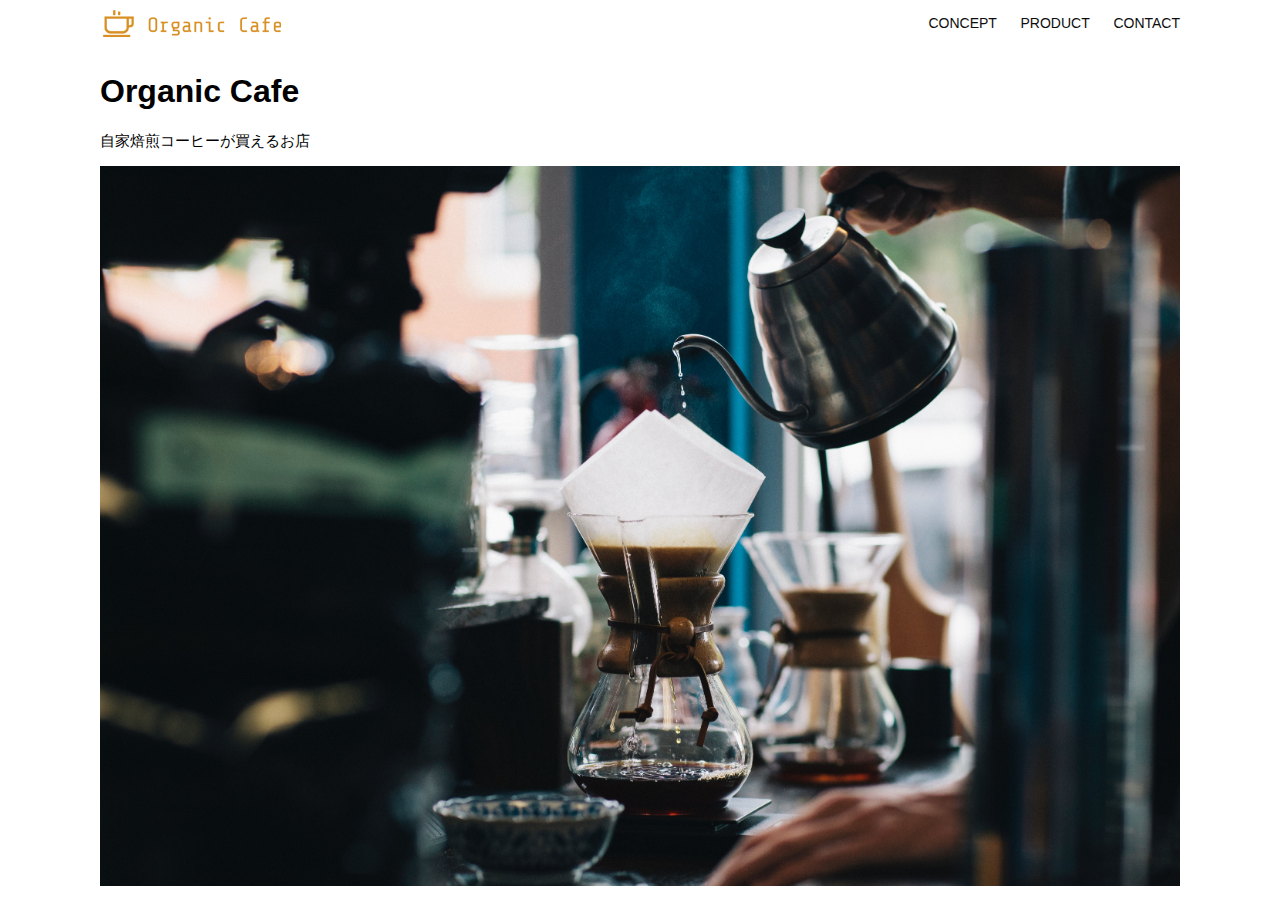
<file: kadai_013/index.html>
<!DOCTYPE html>
<html>
  <head>
    <title>Organic Cafe</title>
    <meta charset="UTF-8" />
    <meta
      name="description"
      content="自家焙煎のコーヒーがお家で楽しめるOrganic Cafe"
    />
    <meta name="viewport" content="width=device-width, initial-scale=1.0" />
    <link rel="stylesheet" href="style.css" />
  </head>
  <body>
    <!-- ヘッダー -->
    <header>
      <!-- ロゴ -->
      <a href="index.html" id="logo"
        ><img src="images/logo.png" alt="トップページに戻る"
      /></a>

      <!-- PC用ナビゲーション -->
      <nav id="nav-pc">
        <a href="index.html#concept">CONCEPT</a>
        <a href="index.html#product">PRODUCT</a>
        <a href="index.html#contact">CONTACT</a>
      </nav>

      <!-- スマホ用メニューボタン -->
      <img id="menu-sp" src="images/button-menu.png" alt="ナビゲーションを開く" onclick ="document.getElementById('nav-sp').style.display = 'block'">

      <!-- スマホ用ナビゲーションボタン -->
      <nav id="nav-sp">
        <img id="close" src="images/button-close.png" alt="ナビゲーションを閉じる" onclick="document.getElementById('nav-sp').style.display = 'none'">
        <a id="logo-sp" href="index.html" onclick="document.getElementById('nav-sp').style.display = 'none'"><images/logo-sp.png" alt="トップページに戻る"></a>
        <a class="menu" href="index.html#concept" onclick="document.getElementById('nav-sp').style.display = 'none'">CONCEPT</a>
        <a class="menu" href="index.html#product" onclick="document.getElementById('nav-sp').style.display = 'none'">PRODUCT</a>
        <a class="menu" href="index.html#contact" onclick="document.getElementById('nav-sp').style.display = 'none'">CONTACT</a>
      </nav>

    </header>
    <main>
      <article>
        <!-- メインビジュアル -->
        <section id="main-visual">
          <div id="main-message">
            <h1>Organic Cafe</h1>
            <p>自家焙煎コーヒーが買えるお店</p>
          </div>
          <img
            src="images/main-image.jpg"
            alt="コーヒーをハンドドリップで淹れる画像"
          />
        </section>
      </article>
    </main>
  </body>
</html>
</file>
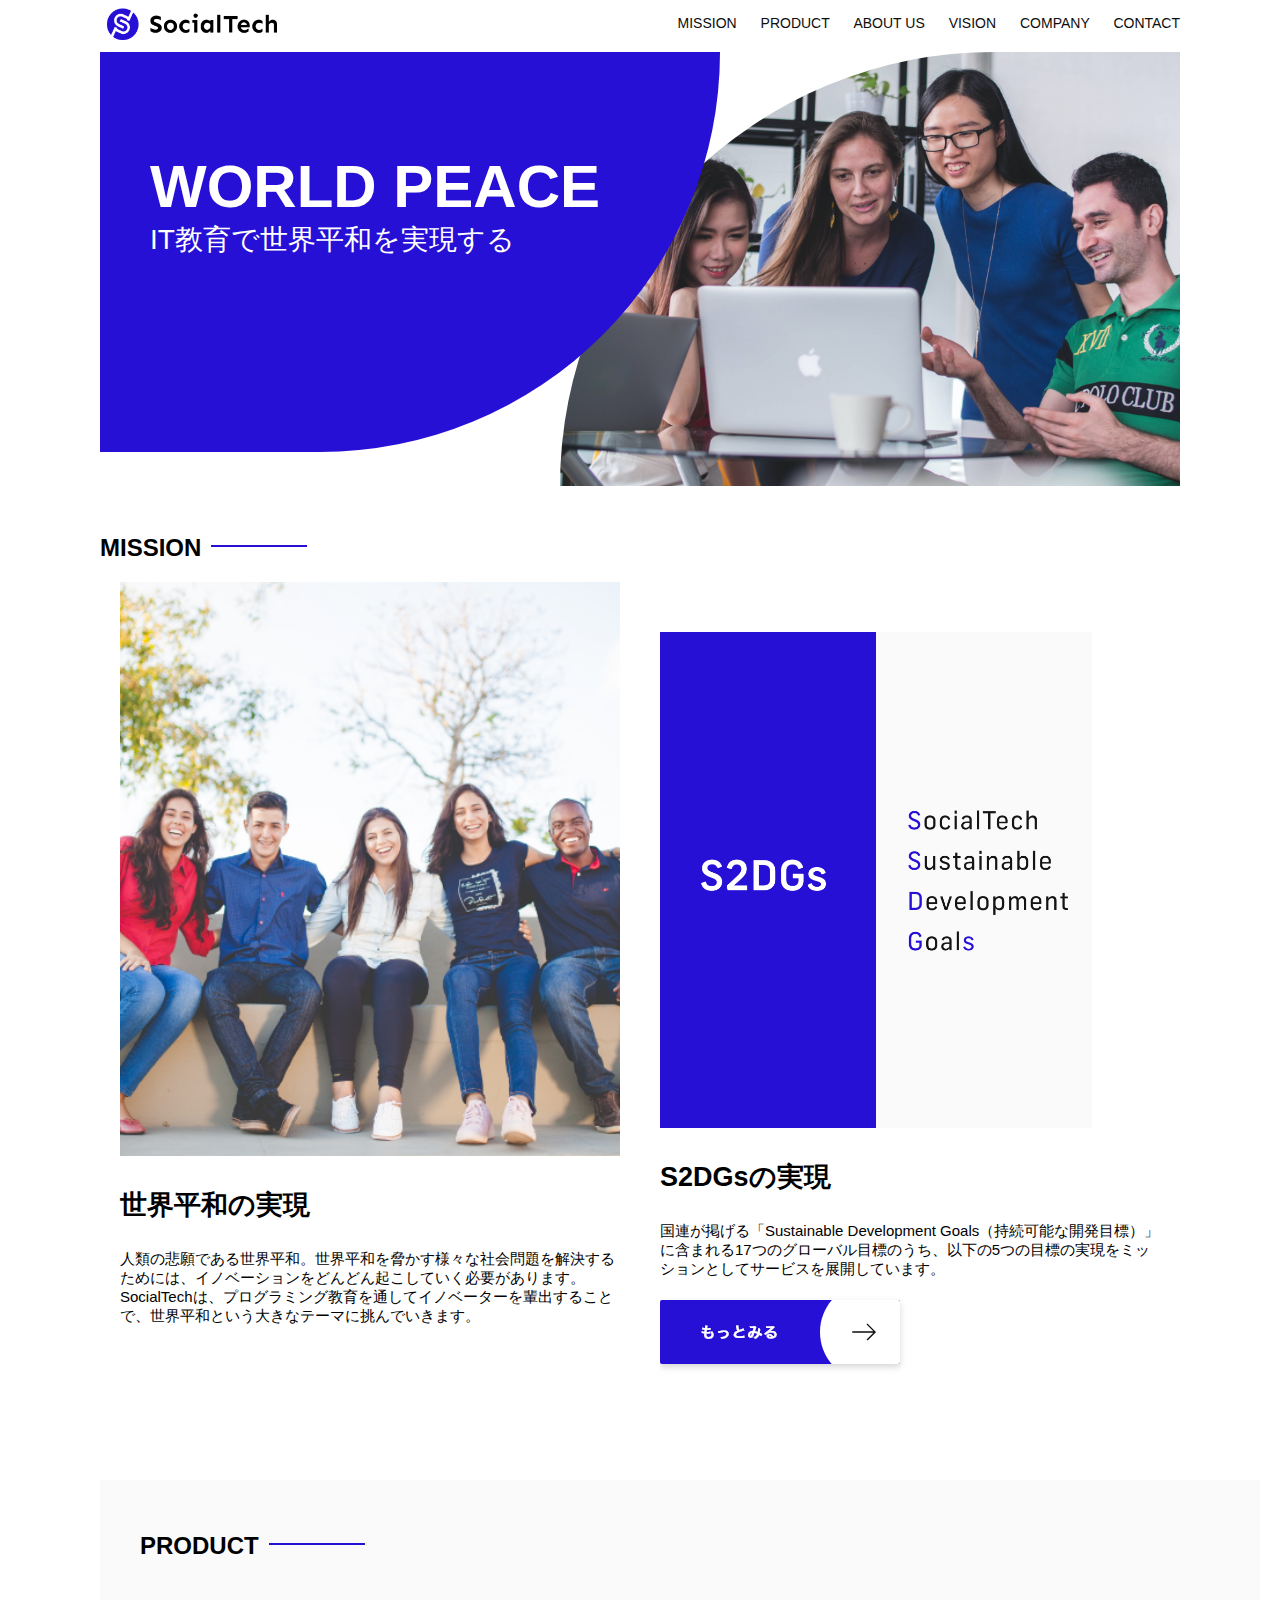
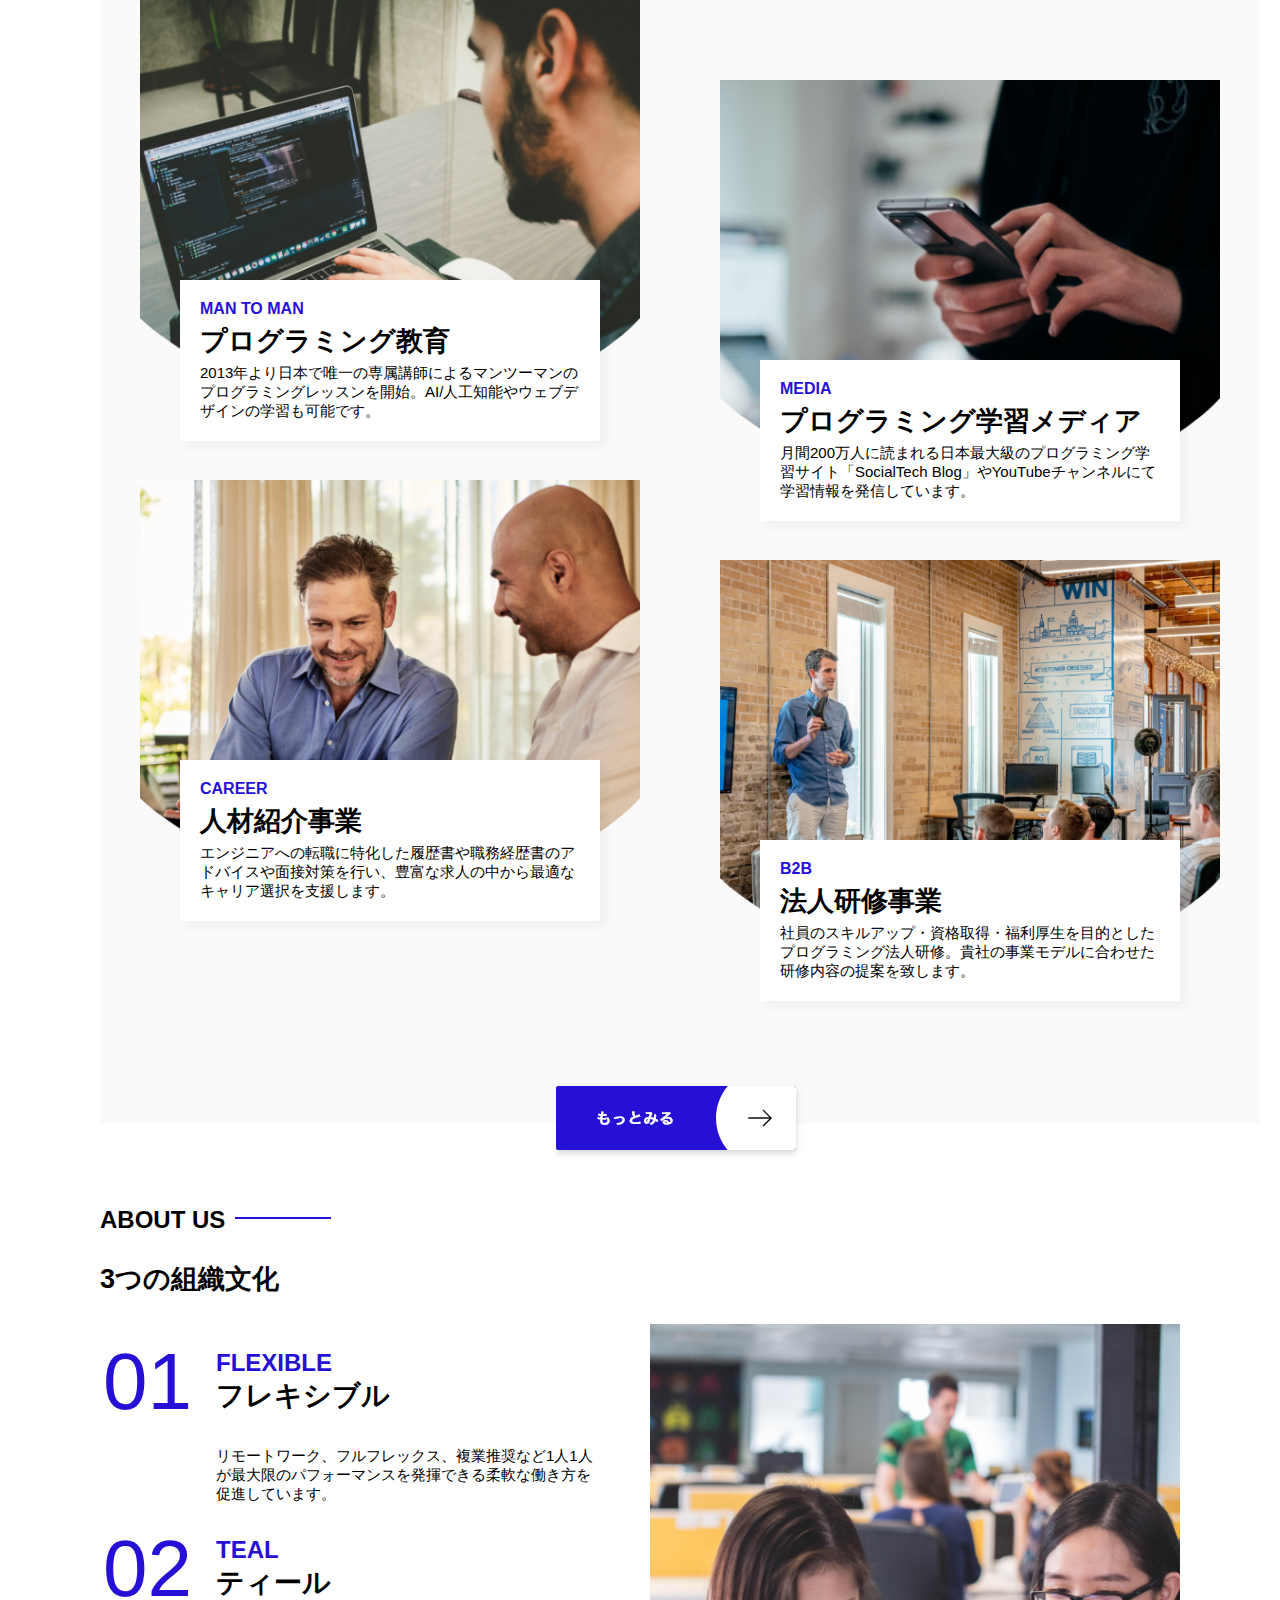
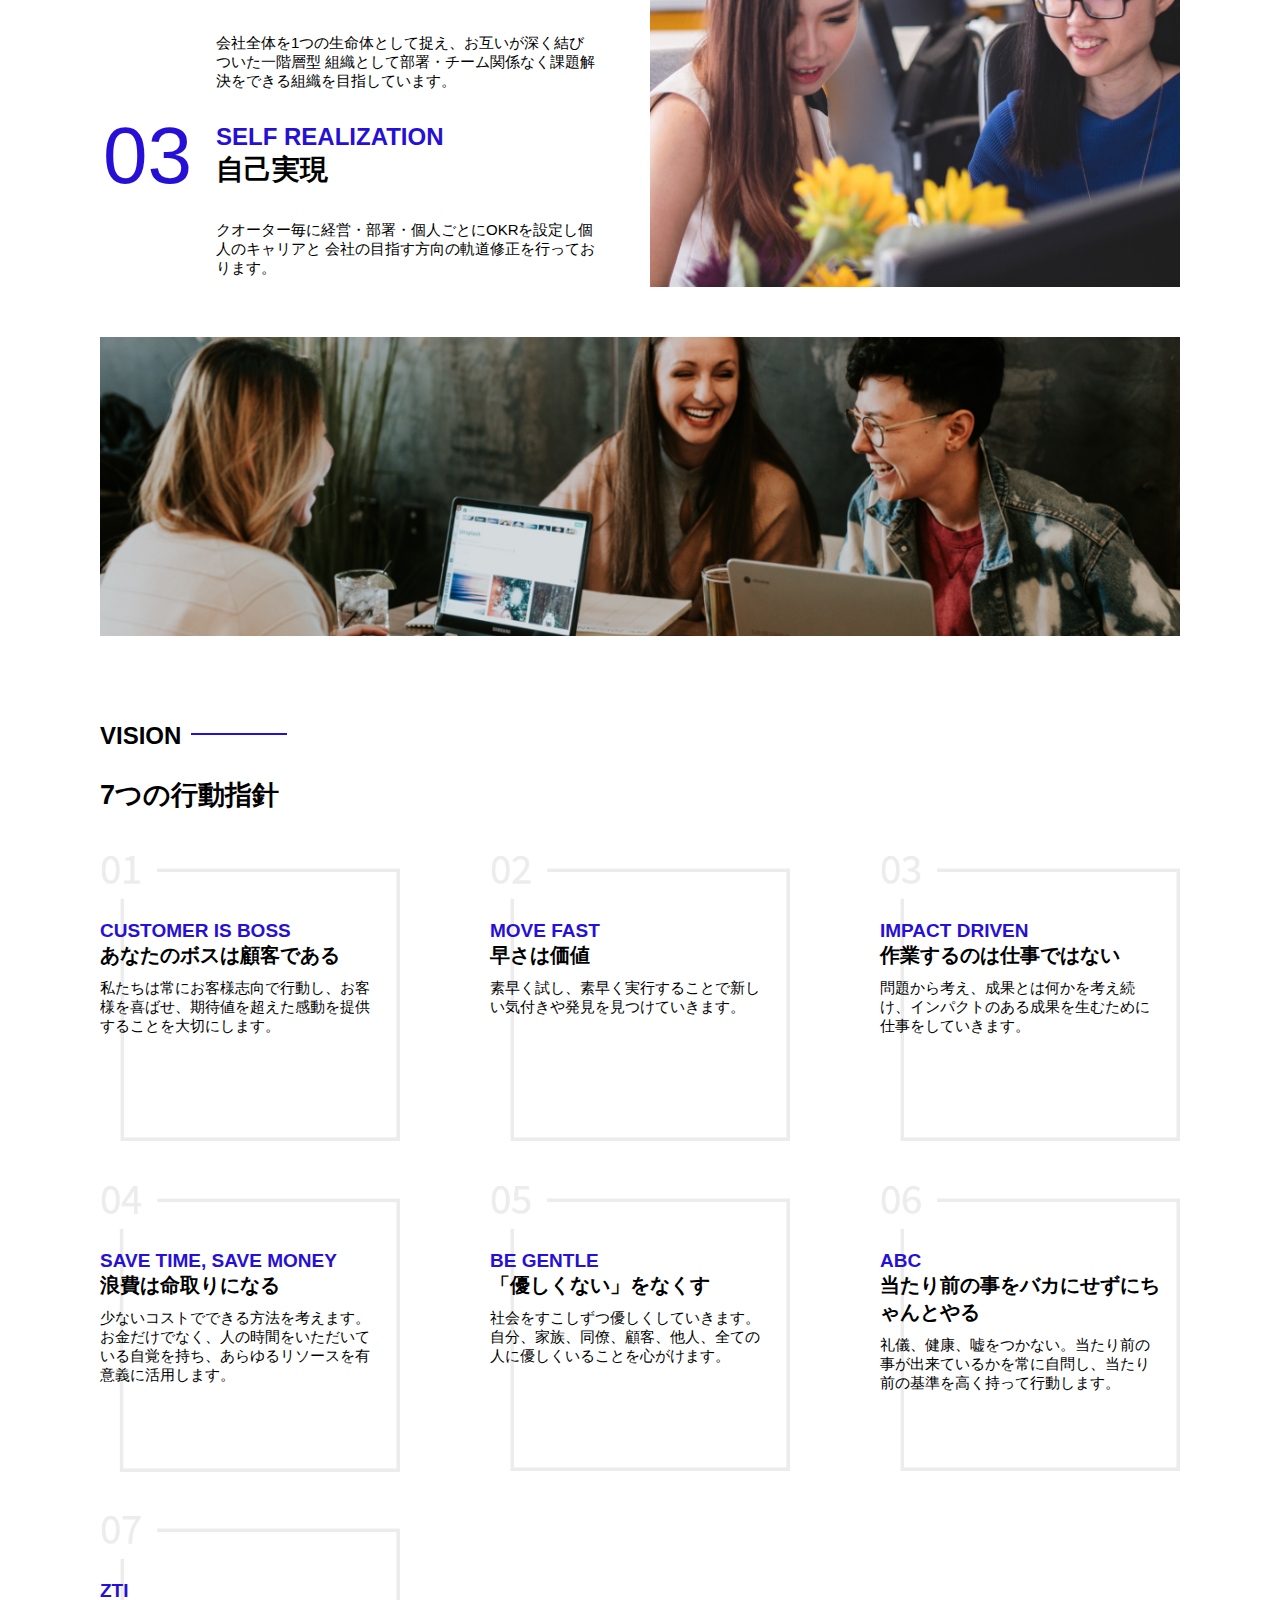
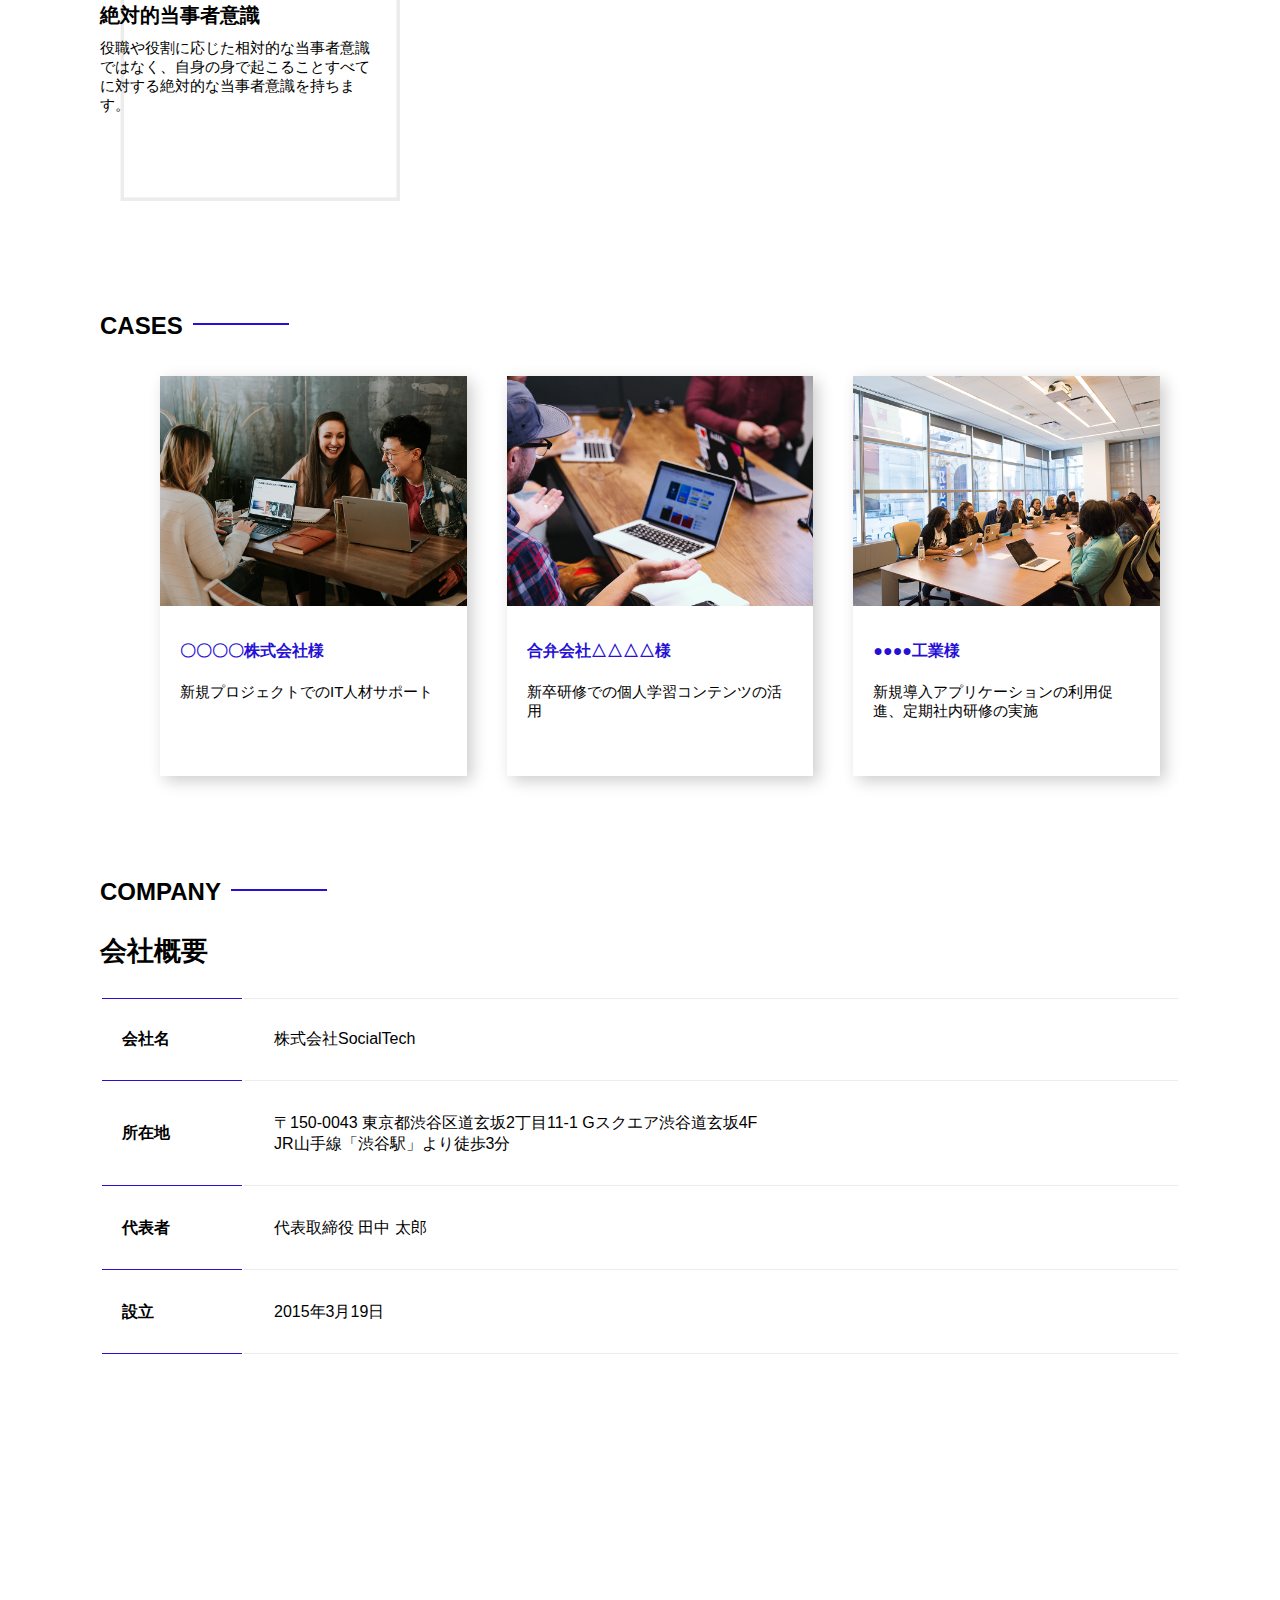
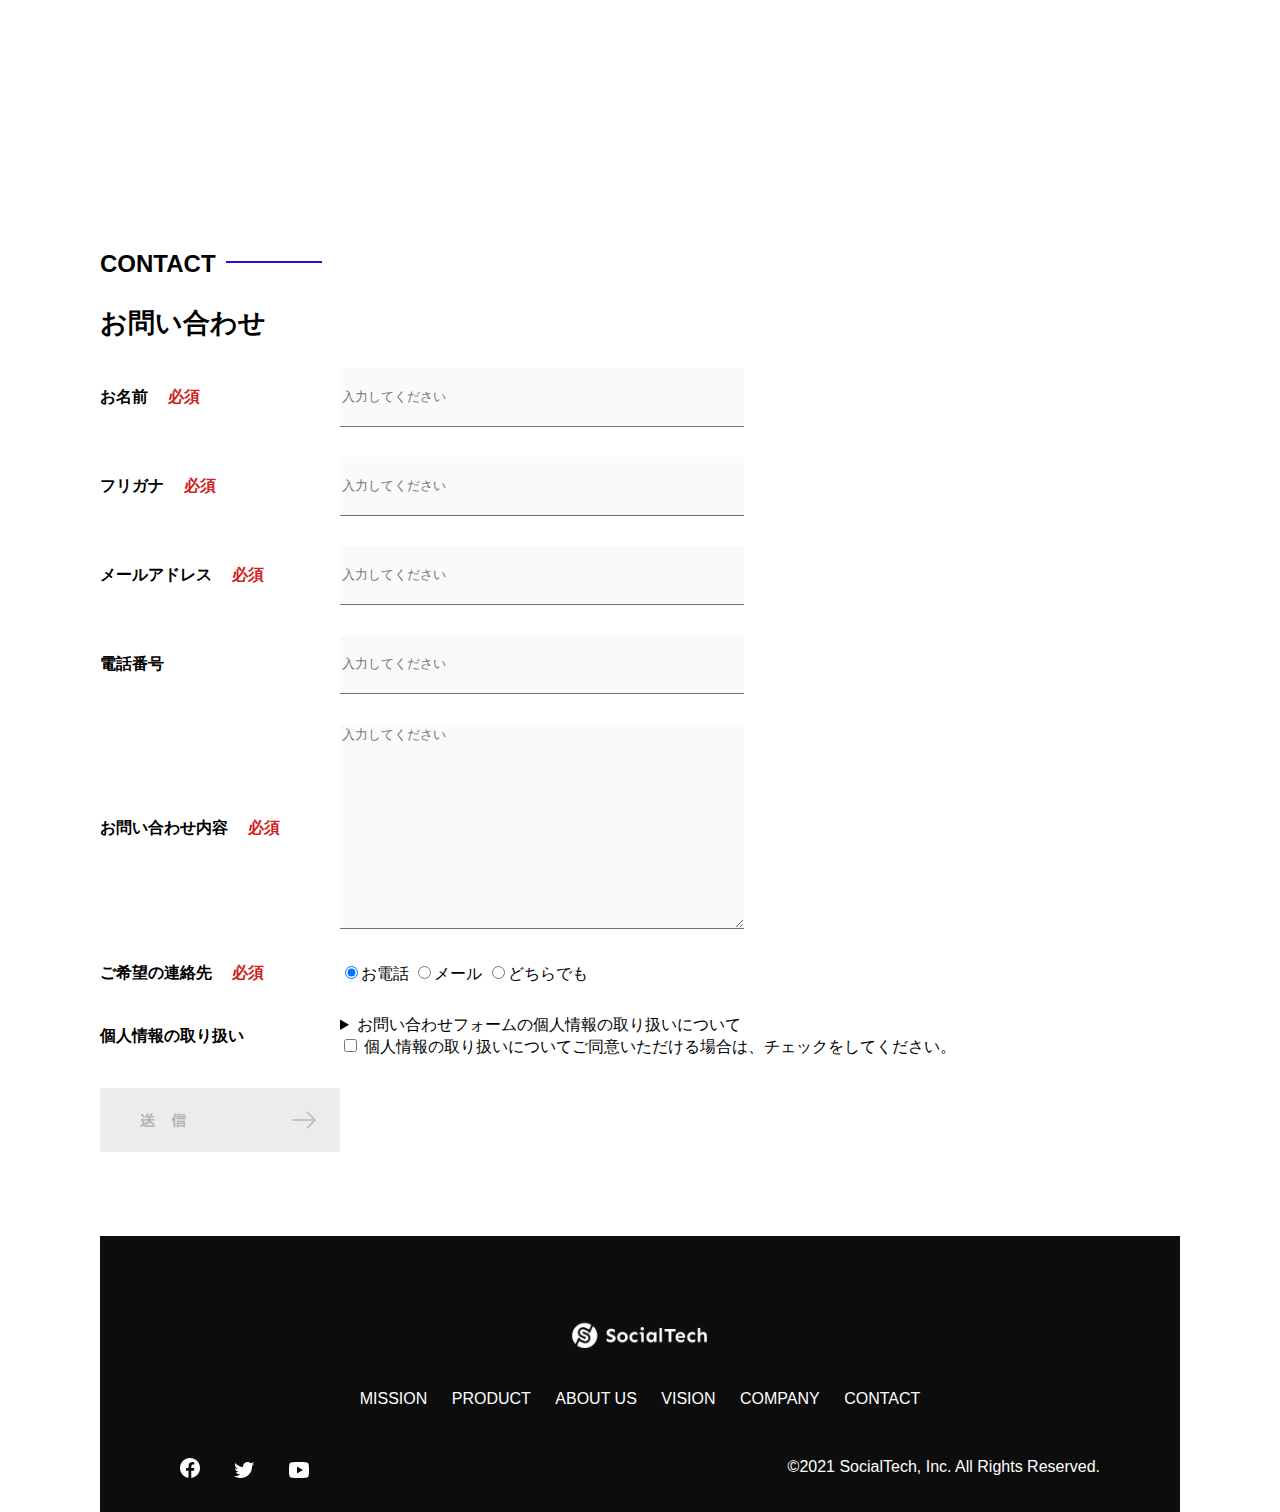
<file: kadai_tutorial_output/index.html>
<!DOCTYPE html>
<html>
  <head>
    <title>SocialTech</title>
    <meta charset="UTF-8" />
    <meta
      name="description"
      content="SocialTechはEdTech業界のリーディングカンパニーを目指します。"
    />
    <meta name="viewport" content="width=device-width, initial-scale=1.0" />
    <link rel="stylesheet" href="style.css" />
  </head>
  <body>
    <!-- ヘッダー -->
    <header>
      <!-- ロゴ -->
      <a href="index.html" id="logo"
        ><img src="images/logo.png" alt="トップページに戻る"
      /></a>

      <!-- PC用ナビゲーション -->
      <nav id="nav-pc">
        <a href="mission.html">MISSION</a>
        <a href="product.html">PRODUCT</a>
        <a href="index.html#aboutus">ABOUT US</a>
        <a href="index.html#vision">VISION</a>
        <a href="index.html#company">COMPANY</a>
        <a href="index.html#contact">CONTACT</a>
      </nav>
      
      <!-- スマホ用メニューボタン -->
      <img id="menu-sp" src="images/button-menu.png" alt="ナビゲーションを開く" onclick="document.getElementById('nav-sp').style.display = 'block'">

      <!-- スマホ用ナビゲーション -->
      <nav id="nav-sp">
        <img id="close" src="images/button-close.png" alt="ナビゲーションを閉じる" onclick="document.getElementById('nav-sp').style.display = 'none'">
        <a id="logo-sp" href="index.html" onclick="document.getElementById('nav-sp').style.display = 'none'"><img
            src="images/logo-sp.png" alt="トップページに戻る"></a>
        <a class="menu" href="mission.html" onclick="document.getElementById('nav-sp').style.display = 'none'">MISSION</a>
        <a class="menu" href="product.html" onclick="document.getElementById('nav-sp').style.display = 'none'">PRODUCT</a>
        <a class="menu" href="index.html#aboutus" onclick="document.getElementById('nav-sp').style.display = 'none'">ABOUT US</a>
        <a class="menu" href="index.html#vision"
          onclick="document.getElementById('nav-sp').style.display = 'none'">VISION</a>
        <a class="menu" href="index.html#company"
          onclick="document.getElementById('nav-sp').style.display = 'none'">COMPANY</a>
        <a class="menu" href="index.html#contact"
          onclick="document.getElementById('nav-sp').style.display = 'none'">CONTACT</a>
        <div id="sns">
          <a href="https://www.facebook.com/sejuku2013"><img src="images/button-facebook.png" alt="Facebookのリンク"></a>
          <a href="https://twitter.com/samuraijuku"><img src="images/button-twitter.png" alt="Twitterのリンク"></a>
          <a href="https://www.youtube.com/channel/UCCFOQO5aDK0xXam4cUQXT8g"><img src="images/button-youtube.png" alt="YouTubeのリンク"></a>
        </div>
      </nav>

    </header>
    <main>
      <article>
        <!-- メインビジュアル -->
        <section id="main-visual">
          <div id="main-message">
            <h1>WORLD PEACE</h1>
            <p>IT教育で世界平和を実現する</p>
          </div>
          <img
            src="images/index/index-main.png"
            alt="PCの周りに集まる多国籍の仲間たち"
          />
        </section>
        <!--ミッション-->
        <section id="mission">
          <h2 class="index-h2">MISSION</h2>
          <div id="mission-flex">
            <div>
              <img
                id="mission-photo"
                src="images/index/index-mission.png"
                alt="屋外のベンチで写真を撮影する多国籍の仲間たち"
              />
              <h3>世界平和の実現</h3>
              <p>
                人類の悲願である世界平和。世界平和を脅かす様々な社会問題を解決するためには、イノベーションをどんどん起こしていく必要があります。SocialTechは、プログラミング教育を通してイノベーターを輩出することで、世界平和という大きなテーマに挑んでいきます。
              </p>
            </div>
            <div>
              <img id="s2dgs" src="images/index/s2dgs.png" alt="S2DGs" />
              <h3>S2DGsの実現</h3>
              <p>
                国連が掲げる「Sustainable Development
                Goals（持続可能な開発目標）」に含まれる17つのグローバル目標のうち、以下の5つの目標の実現をミッションとしてサービスを展開しています。
              </p>
              <a href="mission.html">
                <img src="images/button-more.png" alt="もっとみる" />
              </a>
            </div>
          </div>
        </section>
        <!-- プロダクト -->
        <section id="product">
          <h2 class="index-h2">PRODUCT</h2>
          <div>
            <div id="product-left">
              <div>
                <img
                  class="product-photo"
                  src="images/index/index-mantoman.png"
                  alt="PCでコードを書く男性"
                />
                <div class="product-explain">
                  <span>MAN TO MAN</span>
                  <h3>プログラミング教育</h3>
                  <p>
                    2013年より日本で唯一の専属講師によるマンツーマンのプログラミングレッスンを開始。AI/人工知能やウェブデザインの学習も可能です。
                  </p>
                </div>
              </div>
              <div>
                <img
                  class="product-photo"
                  src="images/index/index-career.png"
                  alt="笑顔で話し合う2人の男性"
                />
                <div class="product-explain">
                  <span>CAREER</span>
                  <h3>人材紹介事業</h3>
                  <p>
                    エンジニアへの転職に特化した履歴書や職務経歴書のアドバイスや面接対策を行い、豊富な求人の中から最適なキャリア選択を支援します。
                  </p>
                </div>
              </div>
            </div>
            <div id="product-right">
              <div>
                <img
                  class="product-photo"
                  src="images/index/index-media.png"
                  alt="スマートフォンを操作する人"
                />
                <div class="product-explain">
                  <span>MEDIA</span>
                  <h3>プログラミング学習メディア</h3>
                  <p>
                    月間200万人に読まれる日本最大級のプログラミング学習サイト「SocialTech
                    Blog」やYouTubeチャンネルにて学習情報を発信しています。
                  </p>
                </div>
              </div>
              <div>
                <img
                  class="product-photo"
                  src="images/index/index-b2b.png"
                  alt="講演中の男性とそれを聴く人々"
                />
                <div class="product-explain">
                  <span>B2B</span>
                  <h3>法人研修事業</h3>
                  <p>
                    社員のスキルアップ・資格取得・福利厚生を目的としたプログラミング法人研修。貴社の事業モデルに合わせた研修内容の提案を致します。
                  </p>
                </div>
              </div>
            </div>
          </div>
          <div>
            <a id="product-more" href="product.html">
              <img src="images/button-more.png" alt="もっとみる" />
            </a>
          </div>
        </section>
        <!---ABOUT US-->
        <section id="aboutus">
          <h2 class="index-h2">ABOUT US</h2>
          <h3>3つの組織文化</h3>
          <div>
            <table class="culture-table">
              <tr>
                <td>
                  <span class="culture-num">01</span>
                </td>
                <td>
                  <span class="culture-en">FLEXIBLE</span>
                  <span class="culture-jp">フレキシブル</span>
                </td>
              </tr>
              <tr>
                <td>
                  <!--空のセル-->
                </td>
                <td>
                  <p class="culture-description">
                    リモートワーク、フルフレックス、複業推奨など1人1人が最大限のパフォーマンスを発揮できる柔軟な働き方を促進しています。
                  </p>
                </td>
              </tr>
              <tr>
                <td>
                  <span class="culture-num">02</span>
                </td>
                <td>
                  <span class="culture-en">TEAL</span>
                  <span class="culture-jp">ティール</span>
                </td>
              </tr>
              <tr>
                <td>
                  <!--空のセル-->
                </td>
                <td>
                  <p class="culture-description">
                    会社全体を1つの生命体として捉え、お互いが深く結びついた一階層型
                    組織として部署・チーム関係なく課題解決をできる組織を目指しています。
                  </p>
                </td>
              </tr>
              <tr>
                <td>
                  <span class="culture-num">03</span>
                </td>
                <td>
                  <span class="culture-en">SELF REALIZATION</span>
                  <span class="culture-jp">自己実現</span>
                </td>
              </tr>
              <tr>
                <td>
                  <!--空のセル-->
                </td>
                <td>
                  <p class="culture-description">
                    クオーター毎に経営・部署・個人ごとにOKRを設定し個人のキャリアと
                    会社の目指す方向の軌道修正を行っております。
                  </p>
                </td>
              </tr>
            </table>
            <img
              class="culture-img"
              src="images/index/index-aboutus1.png"
              alt="笑顔で話し合う2人の女性"
            />
          </div>
          <img
            class="culture-img2"
            src="images/index/index-aboutus2.png"
            alt="笑顔で話し合う3人の男女"
          />
        </section>
        <!-- VISION -->
        <section id="vision">
          <h2 class="index-h2">VISION</h2>
          <h3>7つの行動指針</h3>
          <div>
            <div class="vision-box">
              <img src="images/index/vision-01.png" alt="01" />
              <span>
                <h4>CUSTOMER IS BOSS</h4>
                <h5>あなたのボスは顧客である</h5>
                <p>
                  私たちは常にお客様志向で行動し、お客様を喜ばせ、期待値を超えた感動を提供することを大切にします。
                </p>
              </span>
            </div>
            <div class="vision-box">
              <img src="images/index/vision-02.png" alt="02" />
              <span>
                <h4>MOVE FAST</h4>
                <h5>早さは価値</h5>
                <p>
                  素早く試し、素早く実行することで新しい気付きや発見を見つけていきます。
                </p>
              </span>
            </div>
            <div class="vision-box">
              <img src="images/index/vision-03.png" alt="03" />
              <span>
                <h4>IMPACT DRIVEN</h4>
                <h5>作業するのは仕事ではない</h5>
                <p>
                  問題から考え、成果とは何かを考え続け、インパクトのある成果を生むために仕事をしていきます。
                </p>
              </span>
            </div>
            <div class="vision-box">
              <img src="images/index/vision-04.png" alt="04" />
              <span>
                <h4>SAVE TIME, SAVE MONEY</h4>
                <h5>浪費は命取りになる</h5>
                <p>
                  少ないコストでできる方法を考えます。お金だけでなく、人の時間をいただいている自覚を持ち、あらゆるリソースを有意義に活用します。
                </p>
              </span>
            </div>
            <div class="vision-box">
              <img src="images/index/vision-05.png" alt="05" />
              <span>
                <h4>BE GENTLE</h4>
                <h5>「優しくない」をなくす</h5>
                <p>
                  社会をすこしずつ優しくしていきます。自分、家族、同僚、顧客、他人、全ての人に優しくいることを心がけます。
                </p>
              </span>
            </div>
            <div class="vision-box">
              <img src="images/index/vision-06.png" alt="06" />
              <span>
                <h4>ABC</h4>
                <h5>当たり前の事をバカにせずにちゃんとやる</h5>
                <p>
                  礼儀、健康、嘘をつかない。当たり前の事が出来ているかを常に自問し、当たり前の基準を高く持って行動します。
                </p>
              </span>
            </div>
            <div class="vision-box">
              <img src="images/index/vision-07.png" alt="07" />
              <span>
                <h4>ZTI</h4>
                <h5>絶対的当事者意識</h5>
                <p>
                  役職や役割に応じた相対的な当事者意識ではなく、自身の身で起こることすべてに対する絶対的な当事者意識を持ちます。
                </p>
              </span>
            </div>
          </div>
        </section>
        <!-- CASES -->
        <section id="cases">
          <h2 class="index-h2">CASES</h2>
          <ul>
            <li class="case-card">
              <img class="case-img" src="images/index/case-1.png" alt="仲良く語り合う3人">
              <div class="case-info">
                <h4 class="case-name">〇〇〇〇株式会社様</h4>
                <p class="case-content">新規プロジェクトでのIT人材サポート</p>
              </div>
            </li>
            <li class="case-card">
              <img class="case-img" src="images/index/case-2.png" alt="PCでコンテンツを見る">
              <div class="case-info">
                <h4 class="case-name">合弁会社△△△△様</h4>
                <p class="case-content">新卒研修での個人学習コンテンツの活用</p>
              </div>
            </li>
            <li class="case-card">
              <img class="case-img" src="images/index/case-3.png" alt="社内研修中の会議室">
              <div class="case-info">
               <h4 class="case-name">●●●●工業様</h4>
               <p class="case-content">新規導入アプリケーションの利用促進、定期社内研修の実施</p>
              </div>
            </li>
          </ul>
        </section>
        <!-- COMPANY -->
        <section id="company">
          <h2 class="index-h2">COMPANY</h2>
          <h3>会社概要</h3>
          <table id="company-table">
            <tr>
              <th class="tableheader-first">会社名</th>
              <td class="cell-first">株式会社SocialTech</td>
            </tr>
            <tr>
              <th class="tableheader">所在地</th>
              <td class="cell">
                〒150-0043 東京都渋谷区道玄坂2丁目11-1 Gスクエア渋谷道玄坂4F<br />JR山手線「渋谷駅」より徒歩3分
              </td>
            </tr>
            <tr>
              <th class="tableheader">代表者</th>
              <td class="cell">代表取締役 田中 太郎</td>
            </tr>
            <tr>
              <th class="tableheader">設立</th>
              <td class="cell">2015年3月19日</td>
            </tr>
          </table>
          <iframe
            src="https://www.google.com/maps/embed?pb=!1m18!1m12!1m3!1d3241.7759544892483!2d139.69399665123464!3d35.65789123876098!2m3!1f0!2f0!3f0!3m2!1i1024!2i768!4f13.1!3m3!1m2!1s0x60188caa0042e8d1%3A0xba130bea826a7aa2!2z44CSMTUwLTAwNDMg5p2x5Lqs6YO95riL6LC35Yy66YGT546E5Z2C77yS5LiB55uu77yR77yR4oiS77yR!5e0!3m2!1sja!2sjp!4v1636872991912!5m2!1sja!2sjp"
            style="border: 0"
            allowfullscreen=""
            loading="lazy"
          >
          </iframe>
        </section>
        <!-- お問い合わせフォーム -->
        <section id="contact">
          <h2 class="index-h2">CONTACT</h2>
          <h3>お問い合わせ</h3>
          <form>
            <div>
              <div class="contact-heading">
                <label class="contact-label"
                  >お名前<span class="contact-span">必須</span></label
                >
              </div>
              <div class="contact-form">
                <input
                  type="text"
                  name="name"
                  placeholder="入力してください"
                  class="contact-textbox"
                />
              </div>
            </div>
            <div>
              <div class="contact-heading">
                <label class="contact-label"
                  >フリガナ<span class="contact-span">必須</span></label
                >
              </div>
              <div>
                <input
                  type="text"
                  name="hurigana"
                  placeholder="入力してください"
                  class="contact-textbox"
                />
              </div>
            </div>
            <div>
              <div class="contact-heading">
                <label class="contact-label"
                  >メールアドレス<span class="contact-span">必須</span></label
                >
              </div>
              <div>
                <input
                  type="text"
                  name="email"
                  placeholder="入力してください"
                  class="contact-textbox"
                />
              </div>
            </div>
            <div>
              <div class="contact-heading">
                <label class="contact-label">電話番号</label>
              </div>
              <div>
                <input
                  type="text"
                  name="tel"
                  placeholder="入力してください"
                  class="contact-textbox"
                />
              </div>
            </div>
            <div>
              <div class="contact-heading">
                <label class="contact-label"
                  >お問い合わせ内容<span class="contact-span">必須</span></label
                >
              </div>
              <div>
                <textarea
                  class="contact-textarea"
                  placeholder="入力してください"
                  name="message"
                ></textarea>
              </div>
            </div>
            <div>
              <div class="contact-heading">
                <label class="contact-label"
                  >ご希望の連絡先<span class="contact-span">必須</span></label
                >
              </div>
              <div>
                <input
                  class="radiobutton"
                  type="radio"
                  value="tel"
                  name="contact"
                  checked
                /><label>お電話</label>
                <input
                  class="radiobutton"
                  type="radio"
                  value="mail"
                  name="contact"
                /><label>メール</label>
                <input
                  class="radiobutton"
                  type="radio"
                  value="both"
                  name="contact"
                /><label>どちらでも</label>
              </div>
            </div>
            <div>
              <div class="contact-heading">
                <label class="contact-label">個人情報の取り扱い</label>
              </div>
              <div>
                <details>
                  <summary>
                    お問い合わせフォームの個人情報の取り扱いについて
                  </summary>
                  <div>
                    <span>１．組織の名称又は氏名</span><br />
                    株式会社SocialTech<br /><br />
                    <span
                      >２．個人情報保護管理者（若しくはその代理人）の氏名又は職名、所属及び連絡先
                      鈴木 一郎 コーポレート部</span
                    ><br />
                    メールアドレス：support@socialtech.net<br />
                    TEL：03-xxxx-xxxx<br />
                    <span>３．個人情報の利用目的</span><br />
                    ・本サービス及び本サービスに関連する情報の提供又はそれらに関する連絡のため<br />
                    ・ユーザーの本人確認のため<br />
                    ・当社サービスのご案内のため<br />
                    ・当社の商品等の広告または宣伝（電子メールによるものを含むものとします。）<br /><br />
                    <span>４．個人情報の取り扱い業務の委託</span><br />
                    個人情報の取扱業務の全部または一部を外部に業務委託する場合があります。<br />
                    その際、弊社は、個人情報を適切に保護できる管理体制を敷き実行していることを条件として<br />
                    委託先を厳選したうえで、機密保持契約を委託先と締結し、お客様の個人情報を厳密に管理させます。<br /><br />
                    <span>５．個人情報の開示等の請求</span><br />
                    お客様は、弊社に対してご自身の個人情報の開示等（利用目的の通知、開示、内容の訂正・追加・削除、利用の停止または消去、第三者への提供の停止）に関して、当社問合わせ窓口に申し出ることができます。<br />
                    その際、弊社はお客様ご本人を確認させていただいたうえで、合理的な期間内に対応いたします。<br /><br />
                    なお、個人情報に関する弊社問合わせ先は、次の通りです。<br /><br />
                    株式会社SocialTech　個人情報問合せ窓口<br />
                    〒150-0043　東京都渋谷区道玄坂2丁目11-1 Ｇスクエア渋谷道玄坂
                    4F<br />
                    メールアドレス：support@socialtech.net　TEL：03-xxxx-xxxx<br /><br />
                    <span>６．個人情報を提供されることの任意性について</span
                    ><br /><br />
                    お客様がご自身の個人情報を弊社に提供されるか否かは、お客様のご判断によりますが、もしご提供されない場合には、適切なサービスが提供できない場合がありますので予めご了承ください。
                  </div>
                </details>
                <input type="checkbox" name="agree" />
                <span
                  >個人情報の取り扱いについてご同意いただける場合は、チェックをしてください。</span
                >
              </div>
            </div>
            <input
              type="image"
              value="Submit"
              src="images/button-submit.png"
              alt="送信する"
            />
          </form>
        </section>
      </article>
      <footer>
        <div id="footer-logo">
          <img src="images/logo-sp.png" alt="SocialTech" />
        </div>
        <div id="footer-link">
          <a href="mission.html">MISSION</a>
          <a href="product.html">PRODUCT</a>
          <a href="index.html#aboutus">ABOUT US</a>
          <a href="index.html#vision">VISION</a>
          <a href="index.html#company">COMPANY</a>
          <a href="index.html#contact">CONTACT</a>
        </div>
        <div id="sns-footer">
          <a href="https://www.facebook.com/sejuku2013"
            ><img src="images/button-facebook.png" alt="Facebookのリンク"
          /></a>
          <a href="https://twitter.com/samuraijuku"
            ><img src="images/button-twitter.png" alt="Twitterのリンク"
          /></a>
          <a href="https://www.youtube.com/channel/UCCFOQO5aDK0xXam4cUQXT8g"
            ><img src="images/button-youtube.png" alt="YouTubeのリンク"
          /></a>
          <span id="copyright"
            >&copy;2021 SocialTech, Inc. All Rights Reserved.
          </span>
        </div>
      </footer>
    </main>
  </body>
</html>
</file>
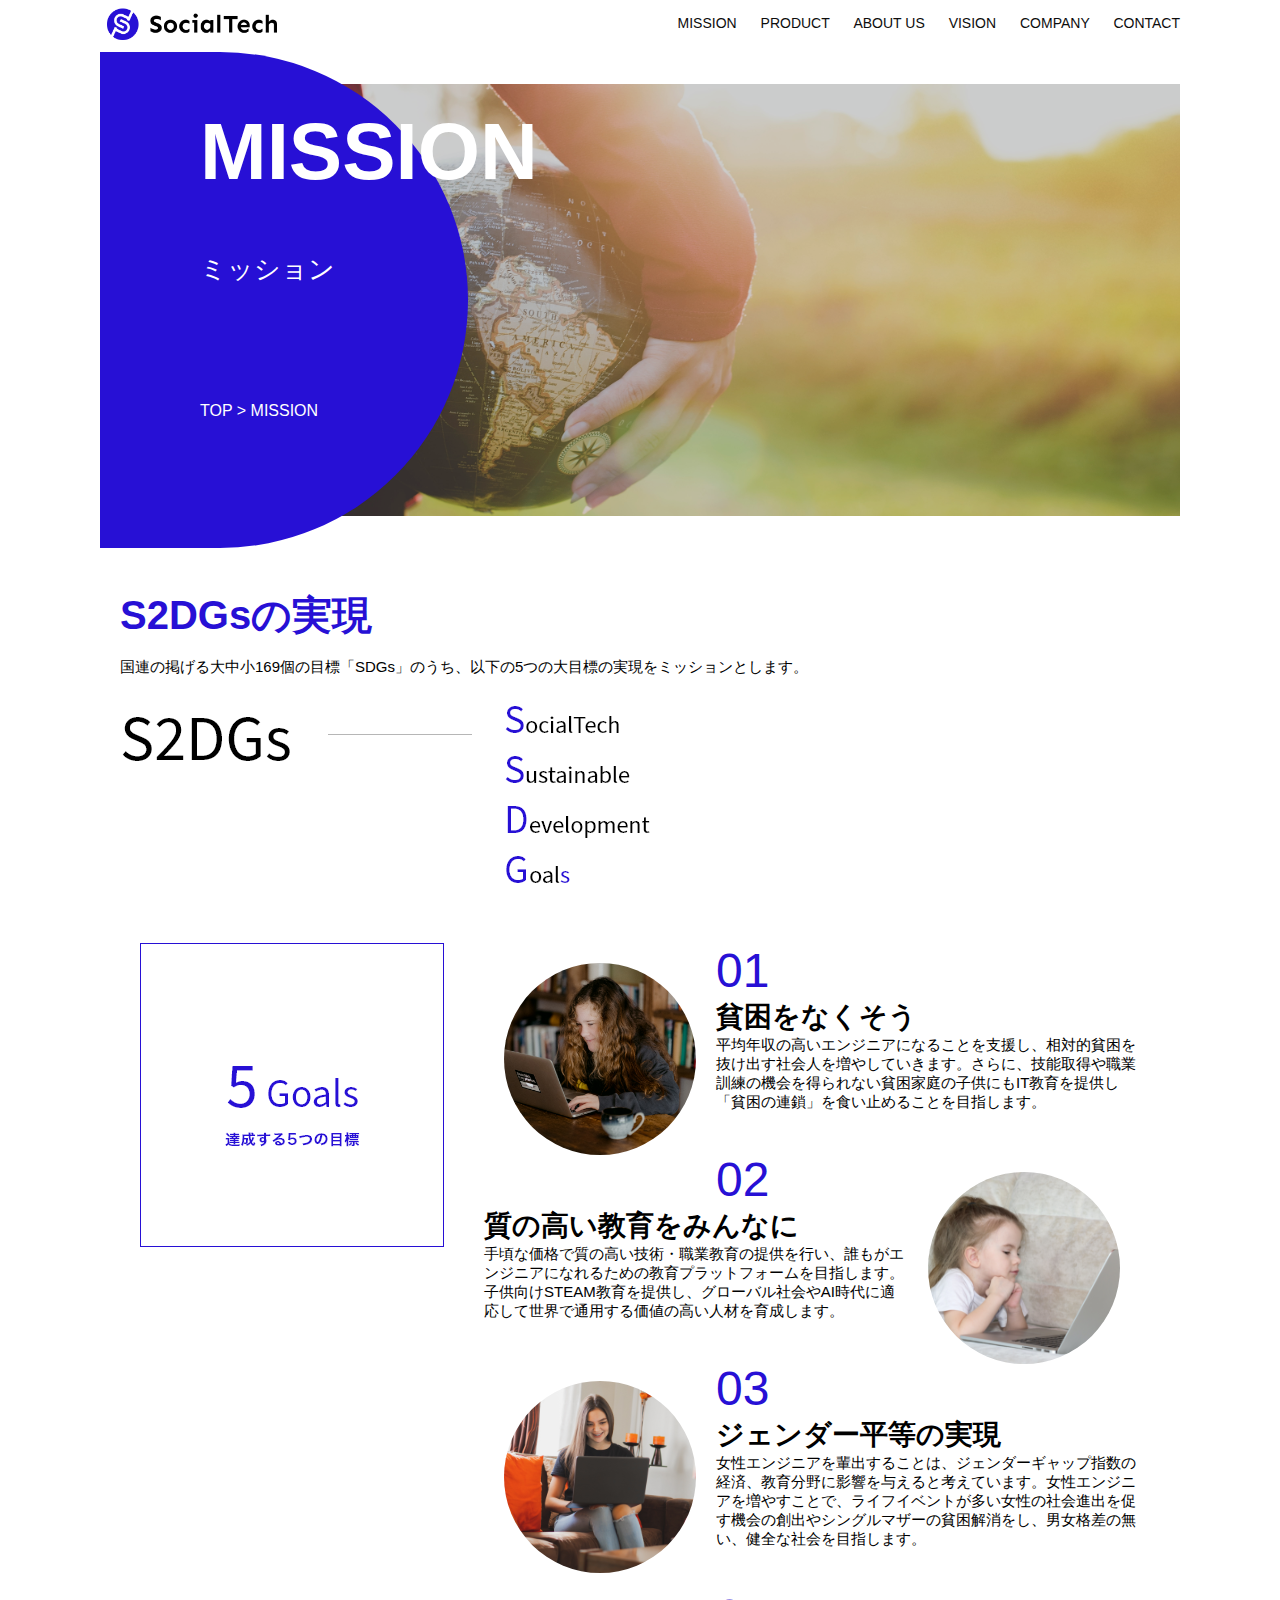
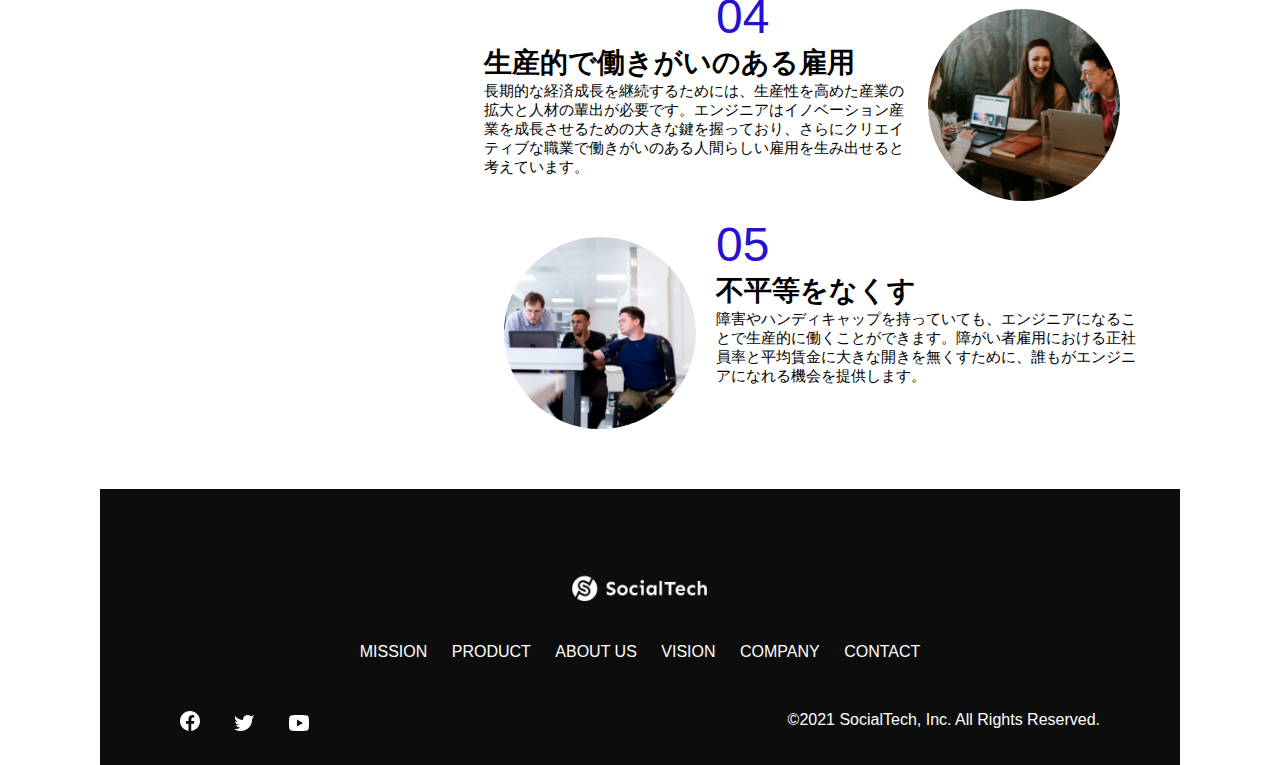
<file: kadai_tutorial_output/mission.html>
<!DOCTYPE html>
<html>
<head>
  <title>SocialTech - MISSION ミッション -</title>
  <meta charset="UTF-8">
  <meta name="description" content="SocialTechが目指す5つの目標（S2DGs）を紹介します">
  <meta name="viewport" content="width=device-width, initial-scale=1.0">
  <link rel="stylesheet" href="style.css">
</head>

<body>
  <!-- ヘッダー -->
  <header>
    <!-- ロゴ -->
    <a href="index.html" id="logo"><img src="images/logo.png" alt="トップページに戻る"></a>

    <!-- PC用ナビゲーション -->
    <nav id="nav-pc">
      <a href="mission.html">MISSION</a>
      <a href="product.html">PRODUCT</a>
      <a href="index.html#aboutus">ABOUT US</a>
      <a href="index.html#vision">VISION</a>
      <a href="index.html#company">COMPANY</a>
      <a href="index.html#contact">CONTACT</a>
    </nav>

    <!-- スマホ用メニューボタン -->
    <img id="menu-sp" src="images/button-menu.png" alt="ナビゲーションを開く" onclick="document.getElementById('nav-sp').style.display = 'block'">

    <!-- スマホ用ナビゲーション -->
    <nav id="nav-sp">
      <img id="close" src="images/button-close.png" alt="ナビゲーションを閉じる" onclick="document.getElementById('nav-sp').style.display = 'none'">
      <a id="logo-sp" href="index.html" onclick="document.getElementById('nav-sp').style.display = 'none'"><img
          src="images/logo-sp.png" alt="トップページに戻る"></a>
      <a class="menu" href="mission.html" onclick="document.getElementById('nav-sp').style.display = 'none'">MISSION</a>
      <a class="menu" href="product.html" onclick="document.getElementById('nav-sp').style.display = 'none'">PRODUCT</a>
      <a class="menu" href="index.html#aboutus" onclick="document.getElementById('nav-sp').style.display = 'none'">ABOUT
        US</a>
      <a class="menu" href="index.html#vision"
        onclick="document.getElementById('nav-sp').style.display = 'none'">VISION</a>
      <a class="menu" href="index.html#company"
        onclick="document.getElementById('nav-sp').style.display = 'none'">COMPANY</a>
      <a class="menu" href="index.html#contact"
        onclick="document.getElementById('nav-sp').style.display = 'none'">CONTACT</a>
      <div id="sns">
        <a href="https://www.facebook.com/sejuku2013"><img src="images/button-facebook.png" alt="Facebookのリンク"></a>
        <a href="https://twitter.com/samuraijuku"><img src="images/button-twitter.png" alt="Twitterのリンク"></a>
        <a href="https://www.youtube.com/channel/UCCFOQO5aDK0xXam4cUQXT8g"><img src="images/button-youtube.png" alt="YouTubeのリンク"></a>
      </div>
    </nav>
  </header>
  <main>
    <article>
        <section id="mission-main">
            <div id="mission-title">
                <h1>MISSION</h1>
                <span>ミッション</span>
                <div>TOP > MISSION</div>
            </div>
        </section>
        <section id="mission-s2dgs">
            <h2 class="mission-h2">S2DGsの実現</h2>
            <p>国連の掲げる大中小169個の目標「SDGs」のうち、以下の5つの大目標の実現をミッションとします。</p>
            <img src="images/mission/mission-s2dgs.png" alt="S2DGs">
        </section>
        <section id="mission-5goals">
            <div>
                <img id="s2dgs-image" src="images/mission/mission-5goals.png" alt="5Goals">
            </div>
            <div>
                <div>
                    <img class="fivegoals-image-left" src="images/mission/mission-5goals01.png" alt="PCを操作する女の子">
                    <span class="fivegoals-number">01</span>
                    <h3 class="fivegoals-h3">貧困をなくそう</h3>
                    <p class="fivegoals-p">平均年収の高いエンジニアになることを支援し、相対的貧困を抜け出す社会人を増やしていきます。さらに、技能取得や職業訓練の機会を得られない貧困家庭の子供にもIT教育を提供し「貧困の連鎖」を食い止めることを目指します。</p>
                </div>
                <div>
                    <img class="fivegoals-image-right" src="images/mission/mission-5goals02.png" alt="PCを見つめる小さい女の子">
                    <span class="fivegoals-number">02</span>
                    <h3 class="fivegoals-h3">質の高い教育をみんなに</h3>
                    <p class="fivegoals-p">
                      手頃な価格で質の高い技術・職業教育の提供を行い、誰もがエンジニアになれるための教育プラットフォームを目指します。子供向けSTEAM教育を提供し、グローバル社会やAI時代に適応して世界で通用する価値の高い人材を育成します。
                    </p>
                  </div>
                  <div>
                    <img class="fivegoals-image-left" src="images/mission/mission-5goals03.png" alt="PCを操作する女性">
                    <span class="fivegoals-number">03</span>
                    <h3 class="fivegoals-h3">ジェンダー平等の実現</h3>
                    <p class="fivegoals-p">女性エンジニアを輩出することは、ジェンダーギャップ指数の経済、教育分野に影響を与えると考えています。女性エンジニアを増やすことで、ライフイベントが多い女性の社会進出を促す機会の創出やシングルマザーの貧困解消をし、男女格差の無い、健全な社会を目指します。</p>
                  </div>
                  <div>
                    <img class="fivegoals-image-right" src="images/mission/mission-5goals04.png" alt="笑顔で話し合う3人の男女">
                    <span class="fivegoals-number">04</span>
                    <h3 class="fivegoals-h3">生産的で働きがいのある雇用</h3>
                    <p class="fivegoals-p">長期的な経済成長を継続するためには、生産性を高めた産業の拡大と人材の輩出が必要です。エンジニアはイノベーション産業を成長させるための大きな鍵を握っており、さらにクリエイティブな職業で働きがいのある人間らしい雇用を生み出せると考えています。</p>
                  </div>
                  <div>
                    <img class="fivegoals-image-left" src="images/mission/mission-5goals05.png" alt="障害を持つ男性が生き生きと働く様子">
                    <span class="fivegoals-number">05</span>
                    <h3 class="fivegoals-h3">不平等をなくす</h3>
                    <p class="fivegoals-p">障害やハンディキャップを持っていても、エンジニアになることで生産的に働くことができます。障がい者雇用における正社員率と平均賃金に大きな開きを無くすために、誰もがエンジニアになれる機会を提供します。</p>
                  </div>
            </div>
        </section>
    </article>
    <footer>
      <div id="footer-logo">
        <img src="images/logo-sp.png" alt="SocialTech">
      </div>
      <div id="footer-link">
        <a href="mission.html">MISSION</a>
        <a href="product.html">PRODUCT</a>
        <a href="index.html#aboutus">ABOUT US</a>
        <a href="index.html#vision">VISION</a>
        <a href="index.html#company">COMPANY</a>
        <a href="index.html#contact">CONTACT</a>
      </div>
      <div id="sns-footer">
        <a href="https://www.facebook.com/sejuku2013"><img src="images/button-facebook.png" alt="Facebookのリンク"></a>
        <a href="https://twitter.com/samuraijuku"><img src="images/button-twitter.png" alt="Twitterのリンク"></a>
        <a href="https://www.youtube.com/channel/UCCFOQO5aDK0xXam4cUQXT8g"><img src="images/button-youtube.png" alt="YouTubeのリンク"></a>
        <span id="copyright">&copy;2021 SocialTech, Inc. All Rights Reserved. </span>
      </div>
    </footer>
  </main>
</body>

</html>
</file>
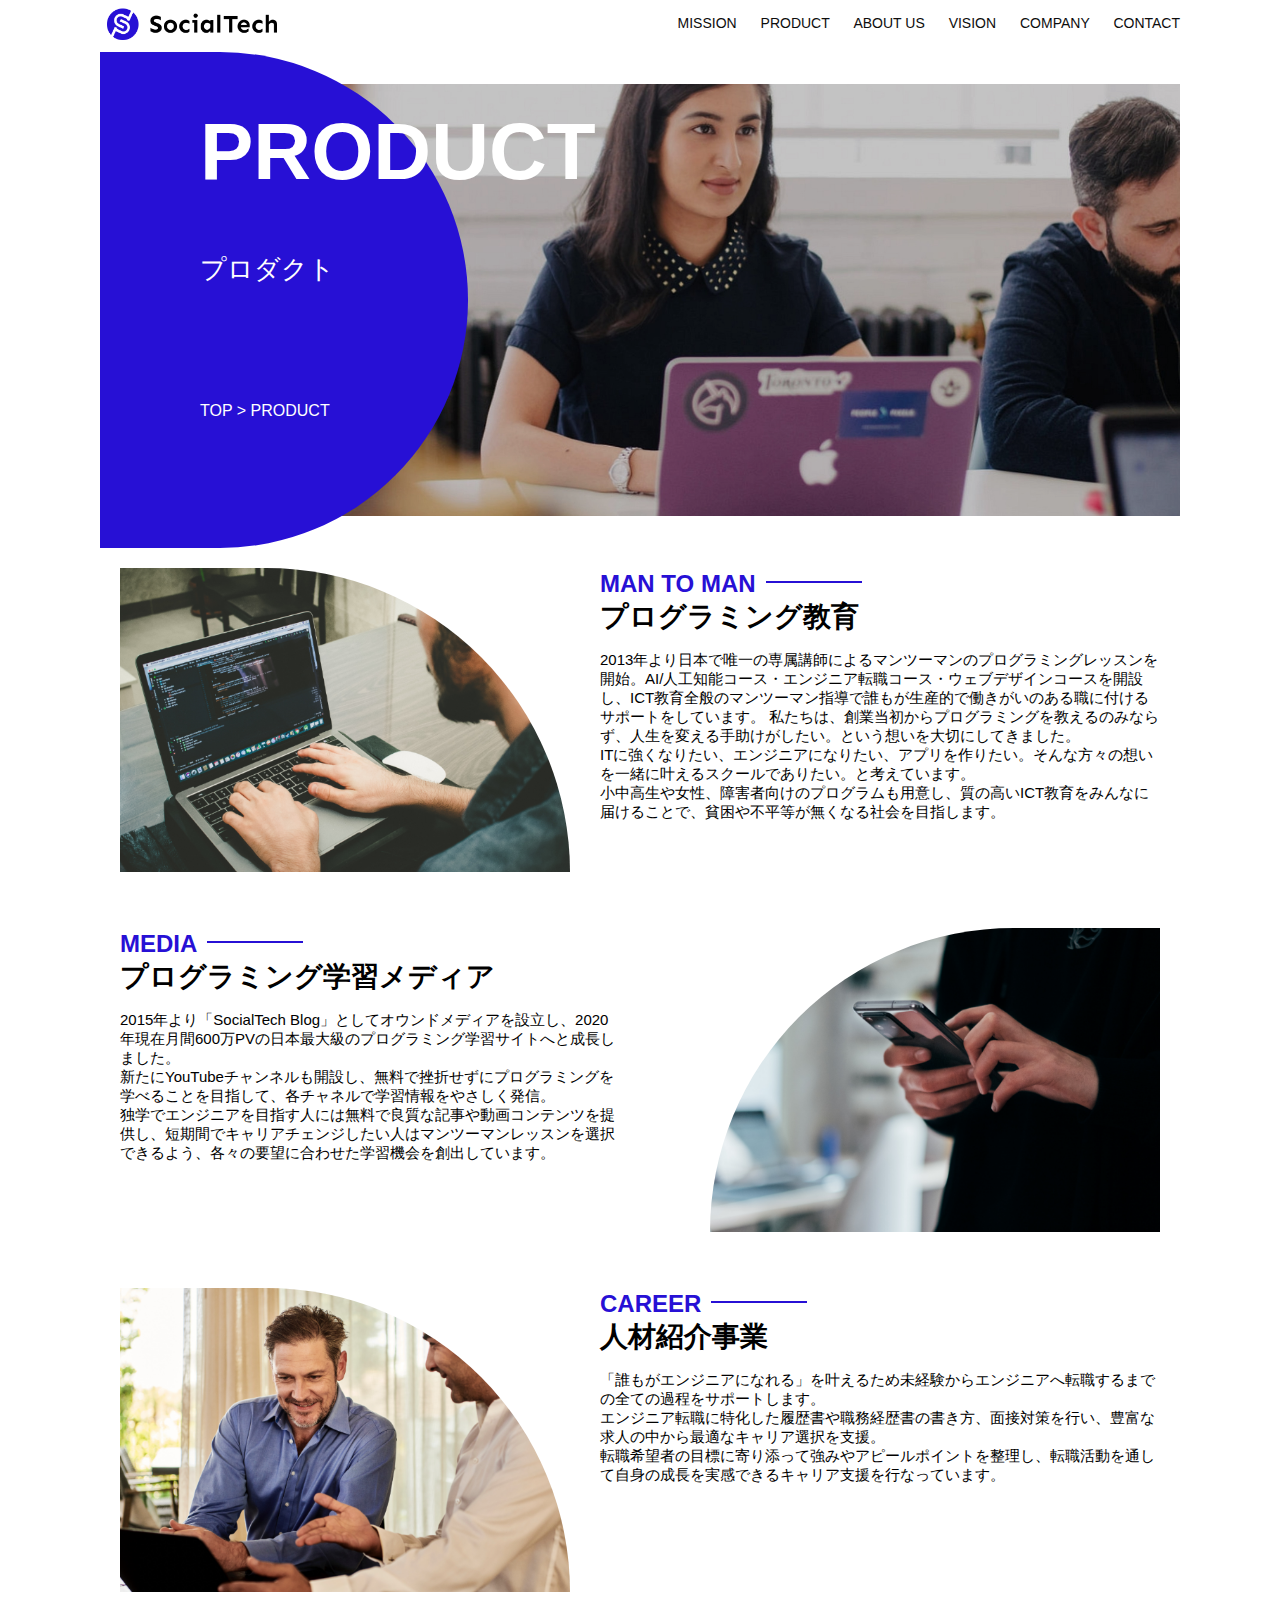
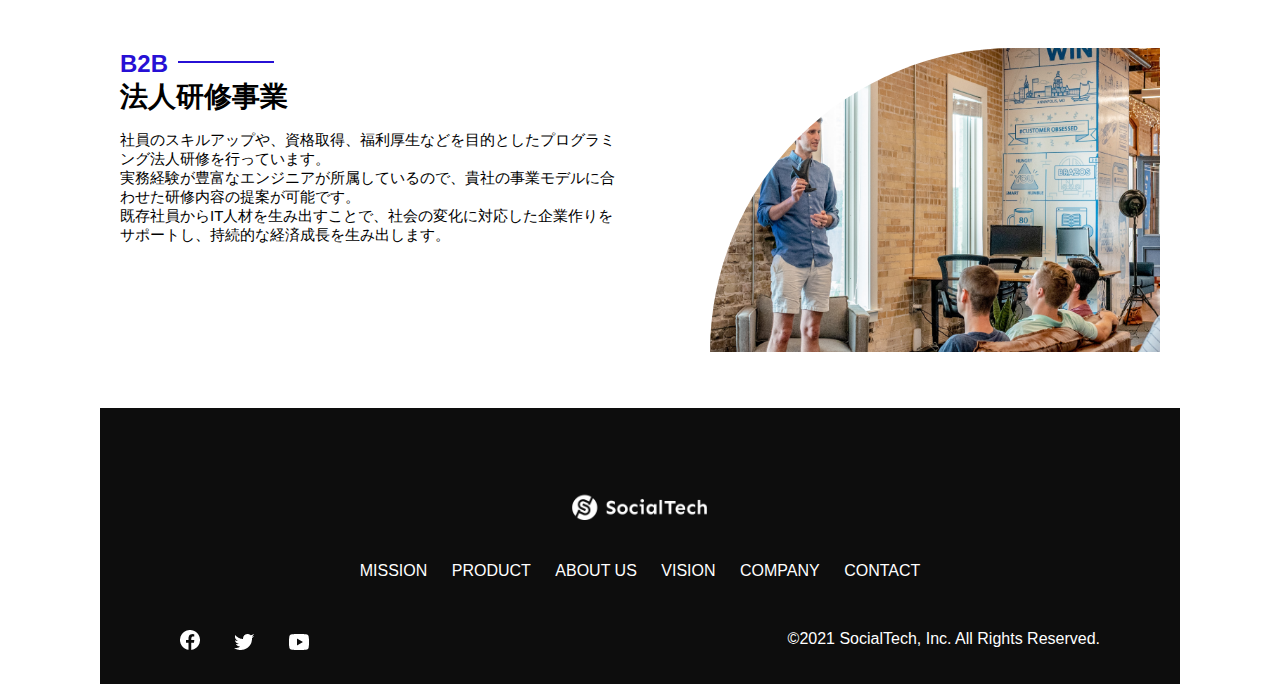
<file: kadai_tutorial_output/product.html>
<!DOCTYPE html>
<html>
<head>
  <title>SocialTech - PRODUCT プロダクト -</title>
  <meta charset="UTF-8">
  <meta name="description" content="SocialTechの4つのプロダクトを紹介します">
  <meta name="viewport" content="width=device-width, initial-scale=1.0">
  <link rel="stylesheet" href="style.css">
</head>

<body>
  <!-- ヘッダー -->
  <header>
    <!-- ロゴ -->
    <a href="index.html" id="logo"><img src="images/logo.png" alt="トップページに戻る"></a>

    <!-- PC用ナビゲーション -->
    <nav id="nav-pc">
      <a href="mission.html">MISSION</a>
      <a href="product.html">PRODUCT</a>
      <a href="index.html#aboutus">ABOUT US</a>
      <a href="index.html#vision">VISION</a>
      <a href="index.html#company">COMPANY</a>
      <a href="index.html#contact">CONTACT</a>
    </nav>

    <!-- スマホ用メニューボタン -->
    <img id="menu-sp" src="images/button-menu.png" alt="ナビゲーションを開く" onclick="document.getElementById('nav-sp').style.display = 'block'">

    <!-- スマホ用ナビゲーション -->
    <nav id="nav-sp">
      <img id="close" src="images/button-close.png" alt="ナビゲーションを閉じる" onclick="document.getElementById('nav-sp').style.display = 'none'">
      <a id="logo-sp" href="index.html" onclick="document.getElementById('nav-sp').style.display = 'none'"><img
          src="images/logo-sp.png" alt="トップページに戻る"></a>
      <a class="menu" href="mission.html" onclick="document.getElementById('nav-sp').style.display = 'none'">MISSION</a>
      <a class="menu" href="product.html" onclick="document.getElementById('nav-sp').style.display = 'none'">PRODUCT</a>
      <a class="menu" href="index.html#aboutus" onclick="document.getElementById('nav-sp').style.display = 'none'">ABOUT
        US</a>
      <a class="menu" href="index.html#vision"
        onclick="document.getElementById('nav-sp').style.display = 'none'">VISION</a>
      <a class="menu" href="index.html#company"
        onclick="document.getElementById('nav-sp').style.display = 'none'">COMPANY</a>
      <a class="menu" href="index.html#contact"
        onclick="document.getElementById('nav-sp').style.display = 'none'">CONTACT</a>
      <div id="sns">
        <a href="https://www.facebook.com/sejuku2013"><img src="images/button-facebook.png" alt="Facebookのリンク"></a>
        <a href="https://twitter.com/samuraijuku"><img src="images/button-twitter.png" alt="Twitterのリンク"></a>
        <a href="https://www.youtube.com/channel/UCCFOQO5aDK0xXam4cUQXT8g"><img src="images/button-youtube.png" alt="YouTubeのリンク"></a>
      </div>
    </nav>
  </header>
  <main>
    <article>
        <section id="product-main">
            <div id="product-title">
                <h1>PRODUCT</h1>
                <span>プロダクト</span>
                <div>TOP > PRODUCT</div>
            </div>
        </section>
        <section class="product-section1">
            <img src="images/product/product-mantoman.png" alt="PCでコードを書く男性">
            <div>
                <h2 class="product-h2">MAN TO MAN</h2>
                <h3 class="product-h3">プログラミング教育</h3>
                <p>
                    2013年より日本で唯一の専属講師によるマンツーマンのプログラミングレッスンを開始。AI/人工知能コース・エンジニア転職コース・ウェブデザインコースを開設し、ICT教育全般のマンツーマン指導で誰もが生産的で働きがいのある職に付けるサポートをしています。
                    私たちは、創業当初からプログラミングを教えるのみならず、人生を変える手助けがしたい。という想いを大切にしてきました。<br>ITに強くなりたい、エンジニアになりたい、アプリを作りたい。そんな方々の想いを一緒に叶えるスクールでありたい。と考えています。<br>小中高生や女性、障害者向けのプログラムも用意し、質の高いICT教育をみんなに届けることで、貧困や不平等が無くなる社会を目指します。
                </p>
            </div>
        </section>
        <section class="product-section2">
            <div>
              <h2 class="product-h2">MEDIA</h2>
              <h3 class="product-h3">プログラミング学習メディア</h3>
              <p>2015年より「SocialTech
                Blog」としてオウンドメディアを設立し、2020年現在月間600万PVの日本最大級のプログラミング学習サイトへと成長しました。<br>新たにYouTubeチャンネルも開設し、無料で挫折せずにプログラミングを学べることを目指して、各チャネルで学習情報をやさしく発信。<br>独学でエンジニアを目指す人には無料で良質な記事や動画コンテンツを提供し、短期間でキャリアチェンジしたい人はマンツーマンレッスンを選択できるよう、各々の要望に合わせた学習機会を創出しています。
              </p>
            </div>
            <img src="images/product/product-media.png" alt="スマートフォンを操作する人">
          </section>
          <section class="product-section1">
            <img src="images/product/product-career.png" alt="笑顔で話し合う2人の男性">
            <div>
              <h2 class="product-h2">CAREER</h2>
              <h3 class="product-h3">人材紹介事業</h3>
              <p>
                「誰もがエンジニアになれる」を叶えるため未経験からエンジニアへ転職するまでの全ての過程をサポートします。<br>エンジニア転職に特化した履歴書や職務経歴書の書き方、面接対策を行い、豊富な求人の中から最適なキャリア選択を支援。<br>転職希望者の目標に寄り添って強みやアピールポイントを整理し、転職活動を通して自身の成長を実感できるキャリア支援を行なっています。<br>
              </p>
            </div>
          </section>
          <section class="product-section2">
            <div>
              <h2 class="product-h2">B2B</h2>
              <h3 class="product-h3">法人研修事業</h3>
              <p>
                社員のスキルアップや、資格取得、福利厚生などを目的としたプログラミング法人研修を行っています。<br>実務経験が豊富なエンジニアが所属しているので、貴社の事業モデルに合わせた研修内容の提案が可能です。<br>既存社員からIT人材を生み出すことで、社会の変化に対応した企業作りをサポートし、持続的な経済成長を生み出します。
              </p>
            </div>
            <img src="images/product/product-b2b.png" alt="講演中の男性とそれを聴く人々">
          </section>
    </article>
    <footer>
      <div id="footer-logo">
        <img src="images/logo-sp.png" alt="SocialTech">
      </div>
      <div id="footer-link">
        <a href="mission.html">MISSION</a>
        <a href="product.html">PRODUCT</a>
        <a href="index.html#aboutus">ABOUT US</a>
        <a href="index.html#vision">VISION</a>
        <a href="index.html#company">COMPANY</a>
        <a href="index.html#contact">CONTACT</a>
      </div>
      <div id="sns-footer">
        <a href="https://www.facebook.com/sejuku2013"><img src="images/button-facebook.png" alt="Facebookのリンク"></a>
        <a href="https://twitter.com/samuraijuku"><img src="images/button-twitter.png" alt="Twitterのリンク"></a>
        <a href="https://www.youtube.com/channel/UCCFOQO5aDK0xXam4cUQXT8g"><img src="images/button-youtube.png" alt="YouTubeのリンク"></a>
        <span id="copyright">&copy;2021 SocialTech, Inc. All Rights Reserved. </span>
      </div>
    </footer>
  </main>
</body>

</html>
</file>
<file: kadai_013/style.css>
/* PC、スマホ共通スタイル */
body {
  font-family: "Source Sans Pro", "Hiragino Kaku Gothic ProN", Meiryo, Arial,
    sans-serif;
}

p {
  font-size: 15px;
}

#main-visual>img {
  width: 100%;
}

/*================
PC用のスタイル 
=================*/
@media screen and (min-width: 768px) {
  /* 横幅設定 */
  body {
    max-width: 1080px;
    min-width: 960px;
    margin: 0 auto 0 auto;
  }

  /* ヘッダー */
  header {
    display: flex;
    justify-content: space-between;
  }

  /* ナビゲーションのレイアウト */
  #nav-pc {
    text-align: right;
    font-size: 14px;
    padding-top: 15px;
  }

  /* ナビゲーションのリンクの装飾設定 */
  #nav-pc>a {
    text-decoration: none;
    margin-left: 20px;
  }

  #nav-pc>a:link {
    color: #0d0d0d;
  }

  #nav-pc>a:visited {
    color: #0d0d0d;
  }

  #nav-pc>a:hover {
    color: #0d0d0d;
    text-decoration: underline;
  }

  #nav-pc>a:active {
    color: #0d0d0d;
  }

  #menu-sp {display: none;}
  #nav-sp {display: none;}
}



/*================
スマホ用のスタイル 
=================*/
@media screen and (max-width: 767px) {
  /* 横幅設定 */
  body {
    min-width: 375px;
    margin: 0 auto 0 auto;
  }

  #nav-pc {
    display: none;
  }

  #menu-sp {
    float: right;
    padding: 0;
  }

  #nav-sp {
    background-color: #ce933e;
    position: absolute;
    left: 0;
    top: 0;
    height: 100%;
    width: 100%;
    display: none;
    z-index: 100;
  }

  #close {
    position: absolute;
    top: 20px;
    right: 20px;
  }

  #logo-sp {
    margin: 80px 0 30px 20px;
  }

  #nav-sp > a {
    display: block;
  }

  #nav-sp > a:link {
    color: #ffffff;
  }

  #nav-sp > a:visited {
    color: #ffffff;
  }

  #nav-sp > a:hover {
    color: #ffffff;
    text-decoration: underline;
  }

  #nav-sp > a:active {
    color: #ffffff;
  }

  #nav-sp > .menu {
    text-decoration: none;
    display: block;
    margin: 0 20px;
    height: 44px;
    font-size: 16px;
    background-image: url("images/arrow.png");
    background-repeat: no-repeat;
    background-position: right top;
  }
}
</file>
<file: kadai_tutorial_output/style.css>
/* PC、スマホ共通スタイル */
body {
  font-family: "Source Sans Pro", "Hiragino Kaku Gothic ProN", Meiryo, Arial,
    sans-serif;
}

p {
  font-size: 15px;
}

/*================
PC用のスタイル 
=================*/
@media screen and (min-width: 768px) {
  /* 横幅設定 */
  body {
    max-width: 1080px;
    min-width: 960px;
    margin: 0 auto;
  }

  /* ヘッダー */
  header {
    display: flex;
    justify-content: space-between;
  }

  
/* 横幅設定 */
body {
  max-width: 1080px;
  min-width: 960px;
  margin: 0 auto 0 auto;
}

/* ヘッダー */
header {
  display: flex;
  justify-content: space-between;
}

/* ナビゲーションのレイアウト */
#nav-pc {
  text-align: right;
  font-size: 14px;
  padding-top: 15px;
}

/* ナビゲーションのリンクの装飾設定 */
#nav-pc>a {
  text-decoration: none;
  margin-left: 20px;
}

#nav-pc>a:link {
  color: #0d0d0d;
}

#nav-pc>a:visited {
  color: #0d0d0d;
}

#nav-pc>a:hover {
  color: #0d0d0d;
  text-decoration: underline;
}

#nav-pc>a:active {
  color: #0d0d0d;
}

/* メインビジュアル*/
#main-visual {
  position: relative;
  height: 400px;
}

#main-message {
  position: absolute;
  top: 0;
  left: 0;
  background-color: #2710d5;
  color: #ffffff;
  border-radius: 0 0 476px 0;
  max-width: 620px;
  height: 100%;
  width: 100%;
  z-index: 11;
}

#main-message>h1 {
  font-size: 60px;
  font-weight: bold;
  margin: 100px 0 0 50px;
}

#main-message>p {
  font-size: 28px;
  margin: 0 0 0 50px;
}

#main-visual>img {
  max-width: 620px;
  border-radius: 476px 0 0 0;
  position: absolute;
  top: 0;
  right: 0;
  z-index: 10;
}

/* 見出し */
h2 {
  margin: 40px 0 0 0;
}

h2::after {
  content: url("images/line.png");
  margin-left: 10px;
}

h3 {
  font-size: 27px;
}

/* ミッション */
#mission {
  margin: 80px auto 80px auto;
  width: 100%;
}

#mission-flex {
  width: 100%;
  display: flex;
}

#mission-flex>div {
  width: 50%;
  margin: 20px;
}

#mission-photo {
  width: 100%;
}

#s2dgs {
  margin-top: 50px;
}

/* プロダクト */
#product {
  background-color: #fafafa;
  width: 100%;
  margin: 80px 0 80px 0;
  padding: 10px 40px 0px 40px;
}

/* 外枠 */
#product>div {
  margin-top: 40px;
  display: flex;
}

/* 左のカラム */
#product-left {
  width: 50%;
  margin-right: 20px;
}

/* 右のカラム */
#product-right {
  width: 50%;
  margin-left: 20px;
  margin-top: 80px;
}

/* 画像＋説明の枠 */
#product-left>div {
  position: relative;
  height: 480px;
  margin-right: 20px;
}

#product-right>div {
  position: relative;
  height: 480px;
  margin-left: 20px;
}

/* 画像 */
.product-photo {
  width: 100%;
}

/* 説明文の枠 */
.product-explain {
  background-color: #ffffff;
  position: absolute;
  left: 0;
  top: 280px;
  margin: 0 40px 0 40px;
  padding: 20px;
  box-shadow: 5px 5px 10px rgba(0, 0, 0, 0.05);
}

/* 説明文の英語 */
.product-explain>span {
  color: #2710d5;
  font-weight: bold;
  font-size: 16px;
  margin: 0;
}

/* 説明文の見出し */
.product-explain>h3 {
  margin: 5px 0 5px 0;
}

/* 説明文 */
.product-explain>p {
  margin: 0;
}

/* 「もっとみる」ボタン */
#product-more {
  margin: 0 auto -42px auto;
}

/* ABOUT US */
#aboutus {
  margin: 80px auto 80px auto;
}

/* 3つの組織文化と画像を入れる枠 */
#aboutus>div {
  display: flex;
}

/* 画像 */
.culture-img {
  width: 100%;
  align-self: flex-start;
}

.culture-img2 {
  margin-top: 50px;
  width: 100%;
}

/* 3つの組織文化の表 */
.culture-table {
  max-width: 500px;
  margin-right: 50px;
}

/* 番号 */
.culture-num {
  font-size: 80px;
  color: #2710d5;
  margin: 0 20px 0 0;
}

/* 組織文化英語 */
.culture-en {
  color: #2710d5;
  font-weight: bold;
  font-size: 24px;
  display: block;
}

/* 組織文化日本語 */
.culture-jp {
  font-size: 28px;
  font-weight: bold;
}

/* 説明文 */
.culture-description {
  margin: 0;
}

/* ビジョン */
#vision {
  margin: 80px auto 80px auto;
}

/* セクション内の外枠 */
#vision>div {
  width: 100%;
  display: flex;
  justify-content: space-between;
  flex-wrap: wrap;
}

/* 7つの行動指針の枠 */
.vision-box {
  width: 300px;
  height: 300px;
  margin-bottom: 30px;
  position: relative;
}

.vision-box>img {
  width: 100%;
  height: auto;
  position: absolute;
  top: 0;
  left: 0;
  z-index: 30;
}

.vision-box>span {
  position: absolute;
  top: 0;
  left: 0;
  z-index: 31;
  margin-right: 20px;
}

.vision-box>span>h4 {
  color: #2710d5;
  font-size: 19px;
  margin: 80px 0 0 0;
}  Ï


.vision-box > span > h4::first-letter {
  font-size: 40px
}

.vision-box>span>h5 {
  font-size: 20px;
  margin: 0 0 0 0;
}

.vision-box>span>p {
  margin: 10px 0 0 0;
}

/* 導入企業 */
#cases {
  margin: 40px auto;
  width: 100%;
}

#cases > ul {
  display: flex;
  list-style: none;
  justify-content: center;
}

#cases > ul > li {
  width: 33%;
  margin: 20px;
}


.case-card {
  background-color: #ffffff;
  min-height: 400px;
  box-shadow: 5px 5px 15px  rgba(0, 0, 0, 0.2);
}

.case-img {
  width: 100%;
}

.case-info {
  padding: 10px 20px;
}

.case-name {
  color: #2710d5;
  size: 19px;
}

.case-content {
  size: 14px;
}


/* 会社概要 */
#company {
  margin: 80px auto 80px auto;
}

#company-table {
  width: 100%;
}

.tableheader {
  text-align: left;
  padding: 20px;
  border-bottom-color: #2710d5;
  border-bottom-width: 1px;
  border-bottom-style: solid;
  width: 100px;
}

.tableheader-first {
  text-align: left;
  padding: 20px;
  border-bottom-color: #2710d5;
  border-bottom-width: 1px;
  border-bottom-style: solid;
  border-top-color: #2710d5;
  border-top-width: 1px;
  border-top-style: solid;
  width: 100px;
}

.cell {
  padding: 30px;
  border-bottom-color: #ececec;
  border-bottom-width: 1px;
  border-bottom-style: solid;
}

.cell-first {
  padding: 30px;
  border-bottom-color: #ececec;
  border-bottom-width: 1px;
  border-bottom-style: solid;
  border-top-color: #ececec;
  border-top-width: 1px;
  border-top-style: solid;
}

#company>iframe {
  width: 100%;
  height: 368px;
  margin-top: 40px;
}

/* お問い合わせ */
#contact {
  margin: 80px auto 80px auto;
}

/* 外枠 */
#contact>form>div {
  display: flex;
  flex-direction: row;
  flex-wrap: wrap;
  padding-bottom: 30px;
}

/* 左列の見出し */
.contact-heading {
  width: 240px;
  align-self: center;
}

/* 見出しのラベル */
.contact-label {
  font-weight: bold;
}

/* 必須 */
.contact-span {
  color: #ce2222;
  margin: 0 0 0 20px;
  font-weight: bold;
}

/* テキストボックス */
.contact-textbox {
  border-top: 0;
  border-left: 0;
  border-right: 0;
  border-bottom-width: 1px;
  border-bottom-color: #707070;
  border-bottom-style: solid;
  background-color: #fafafa;
  width: 400px;
  height: 56px;
}

/* お問い合わせ内容のテキストエリア */
.contact-textarea {
  border-top: 0;
  border-left: 0;
  border-right: 0;
  border-bottom-width: 1px;
  border-bottom-color: #707070;
  border-bottom-style: solid;
  background-color: #fafafa;
  width: 400px;
  height: 200px;
}

/* 個人情報の取り扱い */
details {
  width: 700px;
}

details>div {
  background-color: #fafafa;
  padding: 20px;
}

details>div>span {
  font-weight: bold;
}

/* フッター */
footer {
  background-color: #0d0d0d;
  text-align: center;
  padding: 80px 80px 30px 80px;
}

#footer-logo {
  margin-bottom: 30px;
}

#footer-link {
  margin-bottom: 50px;
}
#footer-link > a {
  text-decoration: none;
  margin: 10px;
}
#footer-link > a:link {
  color: #ffffff;
}
#footer-link > a:visited {
  color: #ffffff;
}
#footer-link > a:hover {
  color: #ffffff;
  text-decoration: underline;
}
#footer-link > a:active {
  color: #ffffff;
}

#sns-footer {
  text-align: left;
  width: 100%;
}

#sns-footer > a {
  margin-right: 30px;
}

#copyright {
  color: #ffffff;
  float: right;
}

/* スマホ用ナビを非表示 */
#nav-sp, #menu-sp {
  display: none;
}

/* mission.ttml用スタイル */
/* ミッションのメインビジュアル */
#mission-main {
  height: 496px;
  width: 100%;
  background-image: url("images/mission/mission-main.png");
  background-repeat: no-repeat;
  background-position-y: center;
}

#mission-title {
  background-color: #2710d5;
  width: 368px;
  color: #ffffff;
  height: 496px;
  border-radius: 0 248px 248px 0;
  position: relative;
}

#mission-title > h1 {
  position: absolute;
  top: 0;
  left: 100px;
  font-size: 80px;
}

#mission-title > span {
  position: absolute;
  top: 200px;
  left: 100px;
  font-size: 26px;
}

#mission-title > div {
  position: absolute;
  top: 350px;
  left: 100px;
  font-size: 16px;
}

#mission-s2dgs {
  width: 100%;
  margin: 20px;
}

.mission-h2 {
  color: #2710d5;
  font-size: 40px;
}

.mission-h2::after{
  content: none;
}

#mission-5goals {
  margin: 20px;
  display: flex;
}

#mission-5goals > div {
  flex-grow: 1;
  padding: 20px;
}

#mission-5goals > div > div {
  margin-bottom: 40px;
}

.fivegoals-image-right {
  float: right;
  margin: 20px;
}

.fivegoals-image-left {
  float: left;
  margin: 20px;
}

.fivegoals-number {
  color: #2710d5;
  font-size: 48px;
  margin: 0;
}

.fivegoals-h3 {
  font-size: 28px;
  margin: 0;
}

.fivegoals-p {
  margin: 0;
}

/* product.html用スタイル */
/* プロダクトのメインビジュアル */
#product-main {
  height: 496px;
  width: 100%;
  background-image: url("images/product/product-main.png");
  background-repeat: no-repeat;
  background-position-y: center;
}

#product-title {
  background-color: #2710d5;
  width: 368px;
  color: #ffffff;
  height: 496px;
  border-radius: 0 248px 248px 0;
  position: relative;
}

#product-title > h1 {
  position: absolute;
  top: 0;
  left: 100px;
  font-size: 80px;
}

#product-title > span {
  position: absolute;
  top: 200px;
  left: 100px;
  font-size: 26px;
}

#product-title > div {
  position: absolute;
  top: 350px;
  left: 100px;
  font-size: 16px;
}

/* セクション1 */
.product-section1 {
  position: relative;
  margin: 20px;
  height: 340px;
}

.product-section1 > img {
  position: absolute;
  top: 0;
  left: 0;
  width: 450px;
  margin: 0 40px 30px 0;
  border-radius: 0 432px 0 0;
}

.product-section1 > div {
  position: absolute;
  top: 0;
  left: 480px;
}

/* セクション２ */
.product-section2 {
  position: relative;
  margin: 20px;
  height: 340px;
}

.product-section2 > img {
  position: absolute;
  top: 0;
  right: 0;
  width: 450px;
  margin: 0 0 30px 40px;
  border-radius: 432px 0 0 0;
}

.product-section2 > div {
  width: 500px;
  position: absolute;
  top: 0;
  left: 0;
}

.product-h2 {
  color: #2710d5;
  font-size: 24px;
  margin: 0;
}

.product-h3 {
  font-size: 28px;
  margin: 0;
}

}

/* ===================
スマートフォン用のスタイル
======================*/
@media screen and (max-width:767px){
  body {
    min-width: 375px;
    margin: 0;
  }

  /* PCナビゲーション非表示 */
  #nav-pc {
    display: none;
  }

  #menu-sp {
    float: right;
    padding: 0;
  }

   /* スマホ用ナビゲーションの表示切替 */
   /* 初期状態、レイアウトと非表示設定 */
  #nav-sp {
    background-color: #2710d5;
    position: absolute;
    top: 0;
    left: 0;
    width: 100%;
    height: 100%;
    display: none;
    z-index: 100;
  }
  /* ×ボタン */
  #close {
    position: absolute;
    top: 20px;
    right: 20px;
  }
  
  /* ナビゲーションメニュー用ロゴ */
  #logo-sp {
   margin: 80px 0 30px 20px;
  }

  /* ナビゲーションのリンク装飾設定 */
  #nav-sp > a {
    display: block;
  }

  #nav-sp > a:link {
    color: #ffffff;
  }

  #nav-sp > a:visited {
    color: #ffffff;
  }

  #nav-sp > a:hover {
    color: #ffffff;
    text-decoration: underline;
  }

  #nav-sp > a:active {
    color: #ffffff;
  }

  #nav-sp > .menu {
    text-decoration: none;
    display: block;
    margin: 0 20px;
    height: 44px;
    font-size: 16px;
    background-image: url("images/arrow.png");
    background-repeat: no-repeat;
    background-position: right top;

  }

  #sns {
    position: absolute;
    bottom: 20px;
    left: 20px;
  }

  #sns > a {
    margin-right: 30px;
  }

  #main-visual {
    position: relative;
    height: 470px;
    width: 100%;
    overflow: hidden;
  }

  #main-visual > div {
    position: absolute;
    top: 0;
    left: 0;
    background-color: #2710d5;
    color: white;
    border-radius: 0 0 476px 0;
    text-align: center;
    height: 280px;
    width: 100%;
    z-index: 11;
  }

  #main-visual > div > h1 {
    font-size: 28px;
    margin: 90px 0 0 0;
  }

  #main-visual > div > p {
    margin: 0;
  }

  #main-visual > img {
    width: 100%;
    border-radius: 476px 0 0 0;
    z-index: 10;
    position: absolute;
    bottom: 0;
    right: 0;
  }

  /* 見出し */
  h2::after {
    content: url("images/line.png");
    margin-left: 10px;
  }

  h3 {
    font-size: 24px;
    margin: 10px 0 0 0;
  }

  /* ミッション */
  #mission {
    margin: 20px;
  }

  #mission-photo {
    width: 100%;
  }

  #s2dgs {
    width: 100%;
  }

  /* プロダクト */
  #product {
    background-color: #fafafa;
    padding-top: 10px;
  }

  #product > h2 {
    margin-left: 20px;
  }

  #product-left,
  #product-right {
    margin-right: 20px;
    margin-left: 20px;
  }

  /* 画像＋説明の枠 */
  #product-left > div,
  #product-right > div {
    position: relative;
    height: 540px;
  }

  .product-explain{
    background-color: #ffffff;
    position: absolute;
    left: 0;
    bottom: 50px;
    padding: 20px;
    box-shadow: 5px 5px 10px rgba(0, 0, 0, 0.05);
  }

  .product-explain > span {
    color: #2710d5;
    font-weight: bold;
    font-size: 16px;
    margin: 0px;
  }

  .product-explain > h3 {
    margin: 10px 0;
  }

  /* 画像 */
  .product-photo {
    width: 100%;
  }

  .product-more {
    margin: 0 0 -42px 20px;
  }

   /* ABOUT US */
   #aboutus {
    margin: 80px 20px 80px 20px;
  }

  #aboutus > div {
    display: flex;
    flex-direction: column;
  }

  .culture-table {
    width: 100%;
    padding-right: 20px;
    order: 2;
  }
  .culture-img {
    width: 100%;
    order: 1;
  }

  .culture-img2 {
    width: 100%;
  }

  .culture-num {
    font-size: 80px;
    color: #2710d5;
  }

  .culture-en {
    color: #2710d5;
    font-weight: bold;
    font-size: 24px;
    display: block;
  }

  .culture-jp {
    display: block;
  }

  .culture-description {
    margin: 0;
  }

  /* ビジョン */
  #vision {
    margin: 80px 20px 80px 20px;
  }

  .vision-box {
    width: 300px;
    height: 300px;
    margin-bottom: 30px;
    position: relative;
  }

  .vision-box > img {
    width: 100%;
    height: auto;
    position: absolute;
    top: 0;
    left: 0;
    z-index: 30;
  }

  .vision-box > span {
    position: absolute;
    top: 0;
    left: 0;
    z-index: 31;
    margin-right: 20px;
  }

  .vision-box > span > h4 {
    color: #2710d5;
    font-size: 19px;
    margin: 60px 0 0 0;
  }

  .vision-box > span > h5 {
    font-size: 20px;
    margin: 0 0 0 0;
  }
  .vision-box > span > p {
    margin: 10px 0 0 0;
  }

   /* 会社概要 */
   #company {
    margin: 0 20px 0 20px;
  }

  #company > h3 {
    margin-bottom: 20px;
  }

  #company > table {
    width: 100%;
  }

  .tableheader-first {
    text-align: left;
    padding: 20px;
    border-bottom-color: #2710d5;
    border-bottom-width: 1px;
    border-bottom-style: solid;
    border-top-color: #2710d5;
    border-top-width: 1px;
    border-top-style: solid;
    width: 50px;
  }
  .tableheader {
    text-align: left;
    padding: 20px;
    border-bottom-color: #2710d5;
    border-bottom-width: 1px;
    border-bottom-style: solid;
    width: 50px;
  }

  .cell {
    padding: 20px;
    border-bottom-color: #ececec;
    border-bottom-width: 1px;
    border-bottom-style: solid;
  }
  .cell-first {
    padding: 20px;
    border-bottom-color: #ececec;
    border-bottom-width: 1px;
    border-bottom-style: solid;
    border-top-color: #ececec;
    border-top-width: 1px;
    border-top-style: solid;
  }

  #company > iframe {
    width: 100%;
    height: 240px;
    margin: 40px 0 0 0;
  }

     /* お問い合わせ */
     #contact {
      margin: 80px 20px 80px 20px;
    }
  
    #contact > h3 {
      margin-bottom: 20px;
    }
  
    #contact > form > div {
      margin-bottom: 20px;
    }
  
    .contact-heading {
      margin-bottom: 20px;
    }

    /* ラベル */
    .contact-label {
      font-weight: bold;
    }

    /* 必須 */
    .contact-span {
      color: #ce2222;
      margin: 0 0 0 20px;
      font-weight: bold;
    }

    .contact-textbox {
     height: 56px;
     border-top: 0;
     border-left: 0;
     border-right: 0;
     background-color: #fafafa;
     border-bottom-color: #707070;
     border-bottom-width: 1px;
     border-style: solid;
     min-width: 300px;
     width: 100%;
    }

    .contact-textarea {
      height: 150px;
      border-top: 0;
      border-left: 0;
      border-right: 0;
      background-color: #fafafa;
      width: 100%;
    }

    .radiobutton {
      margin-bottom: 20px;
    }

    .radiobutton + label::after {
      content: "\A";
      white-space: pre;
    }

      /* フッター */
  footer {
    background-color: #0d0d0d;
    padding: 30px 20px 50px 20px;
  }

  #footer-logo {
    margin-bottom: 30px;
  }

  #footer-link {
    margin-bottom: 50px;
  }
  #footer-link > a {
    text-decoration: none;
    margin: 0 20px 30px 0;
    display: block;
    background-image: url("images/arrow.png");
    background-repeat: no-repeat;
    background-position: right top;
  }
  #footer-link > a:link {
    color: #ffffff;
  }
  #footer-link > a:visited {
    color: #ffffff;
  }
  #footer-link > a:hover {
    color: #ffffff;
    text-decoration: underline;
  }
  #footer-link > a:active {
  color: #ffffff;
  }

  #sns-footer > a {
    margin-right: 30px;
  }
 
  #copyright {
    font-size: 12px;
    display: block;
    margin-top: 30px;
    color: #ffffff;
  }

/* mission.html用スタイル */
/* ミッションのメインビジュアル */
  #mission-main {
    height: 256px;
    width: 100%;
    background-image: url("images/mission/mission-main.png");
    background-repeat: no-repeat;
    background-position-y: center;
    background-size: auto 208px;
}

  #mission-title {
    background-color: #2710d5;
    width: 136px;
    color: #ffffff;
    height: 256px;
    border-radius: 0 248px 248px 0;
    position: relative;
  }

  #mission-title > h1 {
    position: absolute;
    top: 0px;
    left: 20px;
    font-size: 40px;
  }

  #mission-title > span {
    position: absolute;
    top: 110px;
    left: 20px;
    font-size: 18px;
  }

  #mission-title > div {
    position: absolute;
    top: 180px;
    left: 20px;
    font-size: 13px;
  }

  /* ミッションページ　S2DGsの設定 */
  #mission-s2dgs {
    margin: 20px;
  }

  .mission-h2 {
    color: #2710d5;
    font-size: 38px;
    margin: 0px;
  }

  .mission-h2::after {
    content: none;
  }

  #mission-s2dgs > img {
    width: 100%;
  }

  #mission-5goals {
    margin: 20px;
  }
  
  #mission-5goals > div > div {
    margin-bottom: 40px;
  }
  
  #s2dgs-image{
    width: 100%;
  }

  .fivegoals-image-right {
    margin: 20px auto;
    display: block;
  }
  
  .fivegoals-image-left {
    margin: 20px auto;
    display: block;
  }
  
  .fivegoals-number {
    color: #2710d5;
    font-size: 48px;
    margin: 0;
  }
  
  .fivegoals-h3 {
    font-size: 28px;
    margin: 0;
  }
  
  .fivegoals-p {
    margin: 0;
  }

  /* プロダクトページ */

  #product-main {
    height: 256px;
    width: 100%;
    background-image: url("images/product/product-main.png");
    background-repeat: no-repeat;
    background-position-y: center;
    background-size: auto 208px;
  }

  #product-title {
    background-color: #2710d5;
    width: 136px;
    color: #ffffff;
    height: 256px;
    border-radius: 0 248px 248px 0;
    position: relative;
  }

  #product-title > h1 {
    position: absolute;
    top: 0;
    left: 20px;
    font-size: 40px;
  }

  #product-title > span {
    position: absolute;
    top: 110px;
    left: 20px;
    font-size: 13px;
  }

  #product-title > div {
    position: absolute;
    top: 180px;
    left: 20px;
    font-size: 13px;
  }

  .product-section1 {
    margin: 20px;
  }

  .product-section1 > img {
    width: 100%;
    border-radius: 0 300px 0 0;
  }

  .product-section2 {
    margin: 20px;
    display: flex;
    flex-direction: column;
  }

  .product-section2 > img {
    order: 1;
    width: 100%;
    border-radius: 300px 0 0 0;
  }

  .product-section2 > div {
    order: 2;
  }

  .product-h2 {
    color: #2710d5;
    font-size: 24px;
    margin: 0;
  }

  .product-h3 {
    font-size: 28px;
    margin: 0;
  }

}
</file>
